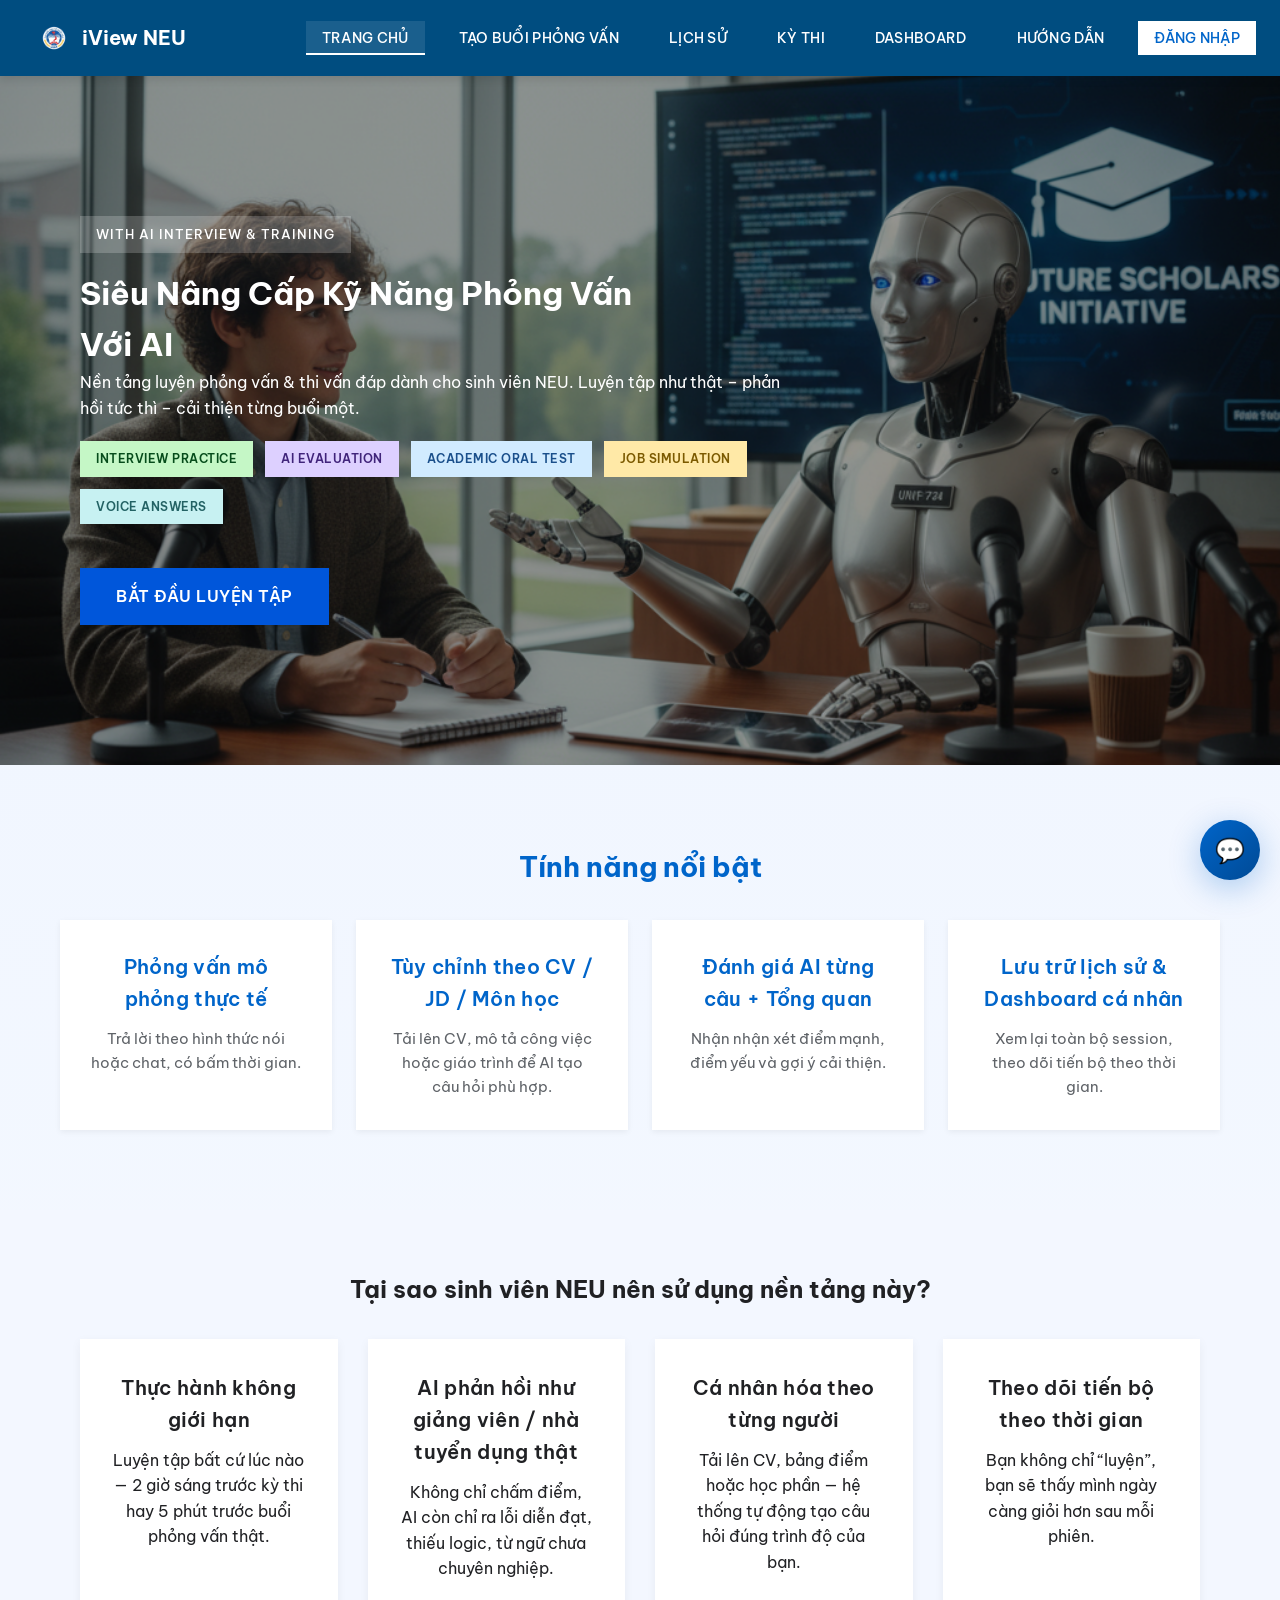
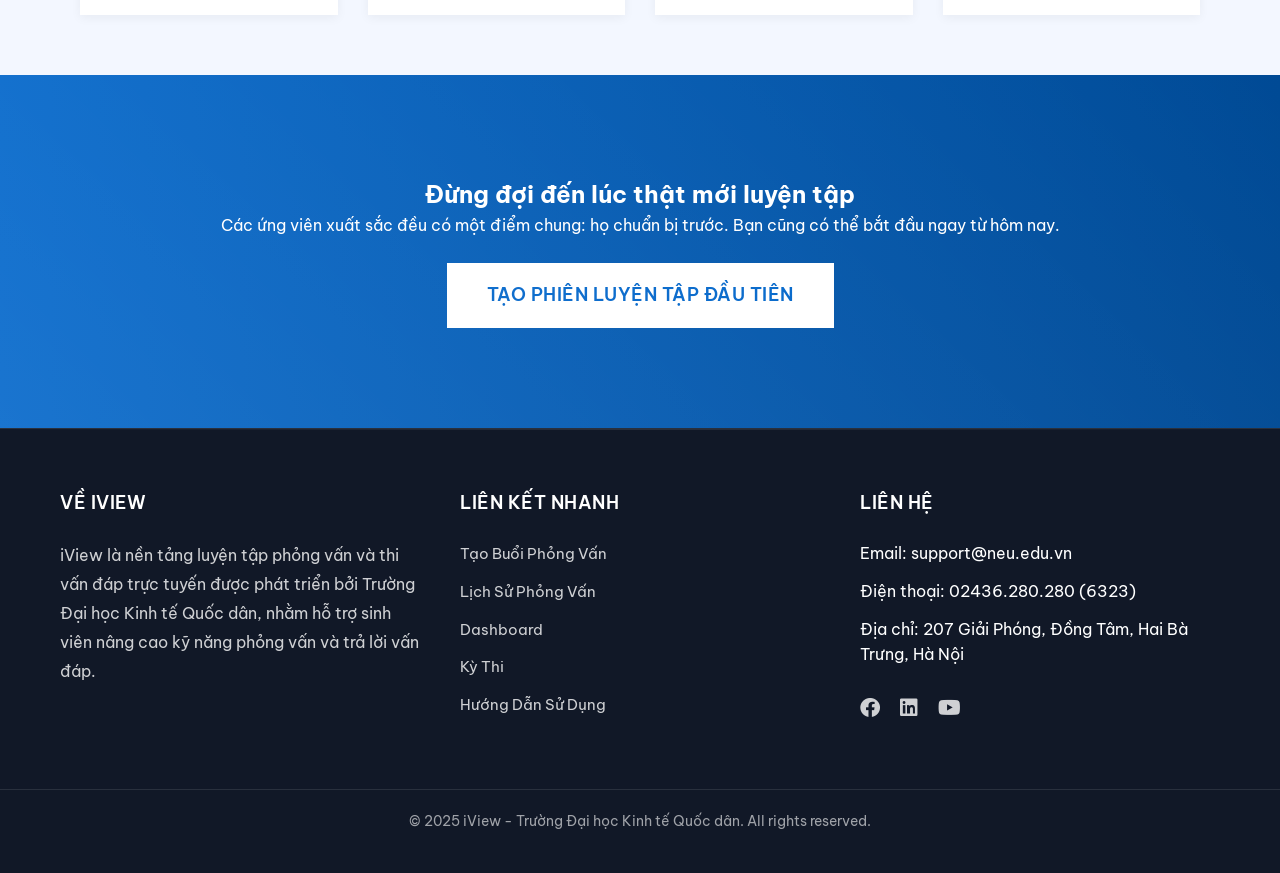
<file: index.html>
<!DOCTYPE html>
<html lang="vi">
<head>
  <meta charset="UTF-8">
  <title>Hệ thống Phỏng vấn AI - Trang Chủ</title>
  <link rel="stylesheet" href="style.css">
  <link rel="stylesheet" href="chat-widget.css">
  <link rel="stylesheet" href="https://cdnjs.cloudflare.com/ajax/libs/font-awesome/6.0.0/css/all.min.css">
</head>
<body>

  <!-- Navigation dùng chung -->
  <nav class="navbar">
    <a href="index.html" class="nav-left">
      <!-- === Chèn logo trường ở đây === -->
      <img src="logo-neu2.png" alt="Logo NEU" class="logo" />
      <span class="brand-name">iView NEU</span>
    </a>
    <ul class="nav-links">
      <li><a href="index.html" class="active">Trang Chủ</a></li>
      <li><a href="create-session.html">Tạo Buổi Phỏng Vấn</a></li>
      <li><a href="history.html">Lịch Sử</a></li>
      <li><a href="exams.html">Kỳ Thi</a></li>
      <li><a href="dashboard.html">Dashboard</a></li>
      <li><a href="guide.html">Hướng Dẫn</a></li>
      <li><a href="login.html" class="btn-login">Đăng Nhập</a></li>
    </ul>
  </nav>

  <!-- Hero Section -->
    <header class="hero" style="background-image: url('Gemini_Generated_Image_cmhadocmhadocmha.png');">
    <div class="overlay"></div> <!-- lớp mờ để chữ rõ hơn -->
    <div class="hero-content">
      <span class="hero-badge">WITH AI INTERVIEW & TRAINING</span>
      <h1>Siêu Nâng Cấp Kỹ Năng Phỏng Vấn <br> Với AI</h1>
      <p>
        Nền tảng luyện phỏng vấn & thi vấn đáp dành cho sinh viên NEU. 
        Luyện tập như thật – phản hồi tức thì – cải thiện từng buổi một.
      </p>

      <div class="hero-tags">
        <span class="tag green">INTERVIEW PRACTICE</span>
        <span class="tag purple">AI EVALUATION</span>
        <span class="tag blue">ACADEMIC ORAL TEST</span>
        <span class="tag yellow">JOB SIMULATION</span>
        <span class="tag teal">VOICE ANSWERS</span>
      </div>

      <a href="create-session.html" class="cta-button">Bắt đầu luyện tập</a>
    </div>
  </header>

  <!-- Features Section -->
  <section class="features">
    <h2>Tính năng nổi bật</h2>
    <div class="feature-list">
      <div class="feature-item">
        <h3>Phỏng vấn mô phỏng thực tế</h3>
        <p>Trả lời theo hình thức nói hoặc chat, có bấm thời gian.</p>
      </div>
      <div class="feature-item">
        <h3>Tùy chỉnh theo CV / JD / Môn học</h3>
        <p>Tải lên CV, mô tả công việc hoặc giáo trình để AI tạo câu hỏi phù hợp.</p>
      </div>
      <div class="feature-item">
        <h3>Đánh giá AI từng câu + Tổng quan</h3>
        <p>Nhận nhận xét điểm mạnh, điểm yếu và gợi ý cải thiện.</p>
      </div>
      <div class="feature-item">
        <h3>Lưu trữ lịch sử & Dashboard cá nhân</h3>
        <p>Xem lại toàn bộ session, theo dõi tiến bộ theo thời gian.</p>
      </div>
    </div>
  </section>

  <!-- New Value Proposition / Why Choose Us -->
  <section class="why-choose">
    <h2>Tại sao sinh viên NEU nên sử dụng nền tảng này?</h2>
    <div class="why-list">
      <div class="why-item">
        <h3>Thực hành không giới hạn</h3>
        <p>Luyện tập bất cứ lúc nào — 2 giờ sáng trước kỳ thi hay 5 phút trước buổi phỏng vấn thật.</p>
      </div>
      <div class="why-item">
        <h3>AI phản hồi như giảng viên / nhà tuyển dụng thật</h3>
        <p>Không chỉ chấm điểm, AI còn chỉ ra lỗi diễn đạt, thiếu logic, từ ngữ chưa chuyên nghiệp.</p>
      </div>
      <div class="why-item">
        <h3>Cá nhân hóa theo từng người</h3>
        <p>Tải lên CV, bảng điểm hoặc học phần — hệ thống tự động tạo câu hỏi đúng trình độ của bạn.</p>
      </div>
      <div class="why-item">
        <h3>Theo dõi tiến bộ theo thời gian</h3>
        <p>Bạn không chỉ “luyện”, bạn sẽ thấy mình ngày càng giỏi hơn sau mỗi phiên.</p>
      </div>
    </div>
  </section>

  <!-- Additional Inspirational Section -->
  <section class="cta-large">
    <h2>Đừng đợi đến lúc thật mới luyện tập</h2>
    <p>Các ứng viên xuất sắc đều có một điểm chung: họ chuẩn bị trước. Bạn cũng có thể bắt đầu ngay từ hôm nay.</p>
    <a href="create-session.html" class="cta-button large">Tạo phiên luyện tập đầu tiên</a>
  </section>

  <!-- Footer -->
  <footer class="footer">
    <div class="footer-content">
      <div class="footer-section">
        <h3>Về iView</h3>
        <p>iView là nền tảng luyện tập phỏng vấn và thi vấn đáp trực tuyến được phát triển bởi Trường Đại học Kinh tế Quốc dân, nhằm hỗ trợ sinh viên nâng cao kỹ năng phỏng vấn và trả lời vấn đáp.</p>
      </div>
      <div class="footer-section">
        <h3>Liên Kết Nhanh</h3>
        <ul class="footer-links">
          <li><a href="create-session.html">Tạo Buổi Phỏng Vấn</a></li>
          <li><a href="history.html">Lịch Sử Phỏng Vấn</a></li>
          <li><a href="dashboard.html">Dashboard</a></li>
          <li><a href="exams.html">Kỳ Thi</a></li>
          <li><a href="#">Hướng Dẫn Sử Dụng</a></li>
        </ul>
      </div>
      <div class="footer-section">
        <h3>Liên Hệ</h3>
        <ul class="footer-links">
          <li>Email: support@neu.edu.vn</li>
          <li>Điện thoại: 02436.280.280 (6323)</li>
          <li>Địa chỉ: 207 Giải Phóng, Đồng Tâm, Hai Bà Trưng, Hà Nội</li>
        </ul>
        <div class="social-links">
          <a href="#"><i class="fab fa-facebook"></i></a>
          <a href="#"><i class="fab fa-linkedin"></i></a>
          <a href="#"><i class="fab fa-youtube"></i></a>
        </div>
      </div>
    </div>
    <div class="footer-bottom">
      <p>&copy; 2025 iView - Trường Đại học Kinh tế Quốc dân. All rights reserved.</p>
    </div>
  </footer>

  <!-- Chat Widget -->
  <script src="chat-widget.js"></script>

</body>
</html>
</file>
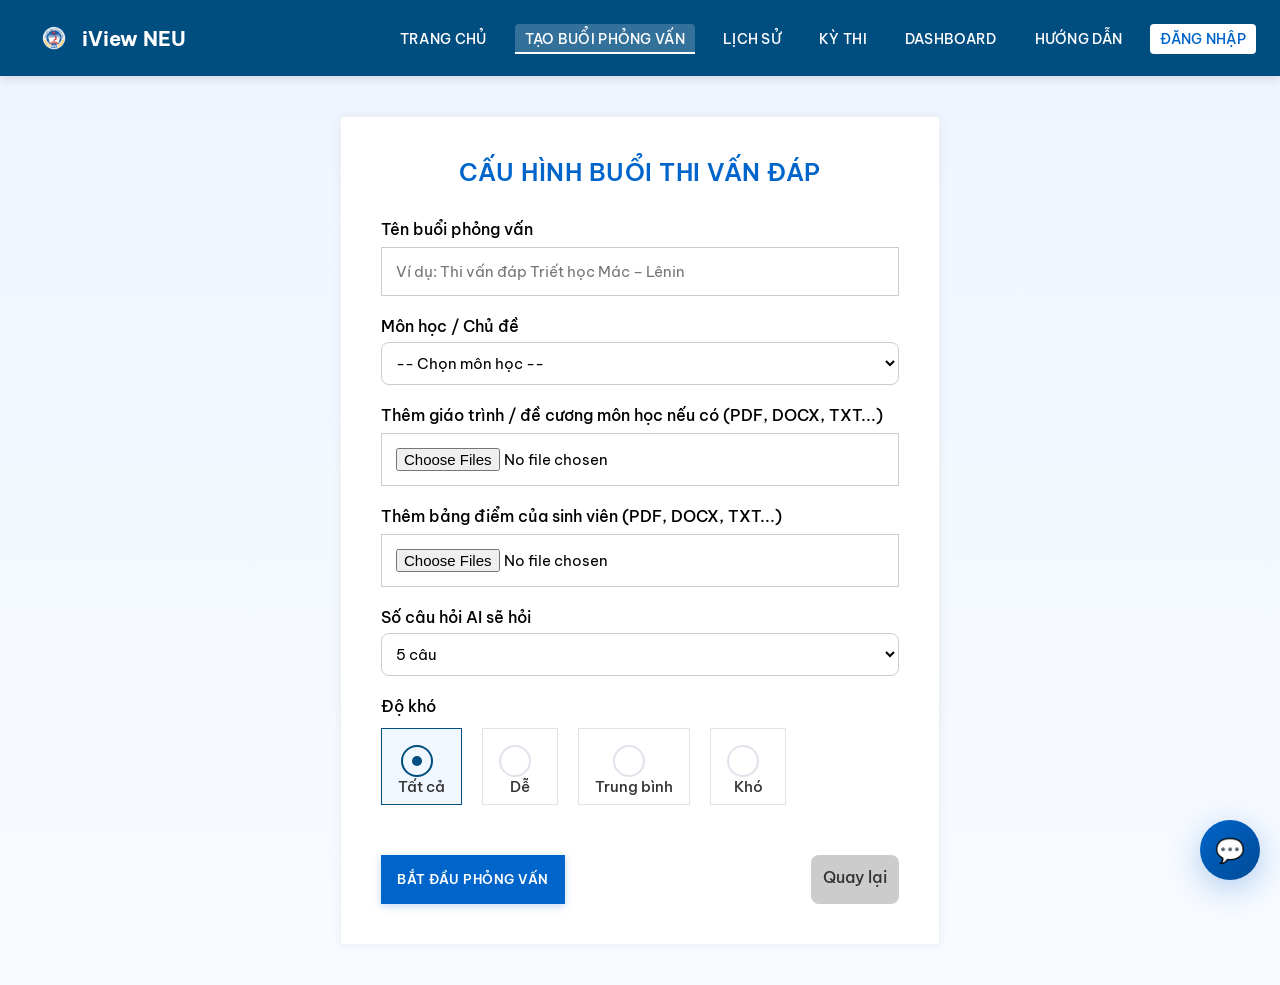
<file: config-academic.html>
<!DOCTYPE html>
<html lang="vi">
<head>
  <meta charset="UTF-8" />
  <title>Cấu hình Thi Vấn Đáp</title>
  <link rel="stylesheet" href="create-session.css" /> 
  <link rel="stylesheet" href="config-academic.css" />
  <link rel="stylesheet" href="chat-widget.css" />
</head>
<body>

  <!-- Navigation dùng chung -->
  <nav class="navbar">
    <a href="index.html" class="nav-left">
      <img src="logo-neu2.png" alt="Logo NEU" class="logo" />
      <span class="brand-name">iView NEU</span>
    </a>
    <ul class="nav-links">
      <li><a href="index.html">Trang Chủ</a></li>
      <li><a href="create-session.html" class="active">Tạo Buổi Phỏng Vấn</a></li>
      <li><a href="history.html">Lịch Sử</a></li>
      <li><a href="exams.html">Kỳ Thi</a></li>
      <li><a href="dashboard.html">Dashboard</a></li>
      <li><a href="guide.html">Hướng Dẫn</a></li>
      <li><a href="login.html" class="btn-login">Đăng Nhập</a></li>
    </ul>
  </nav>

  <!-- Main Config Section -->
  <section class="config-wrapper">
    <h2>Cấu hình buổi thi vấn đáp</h2>

    <form class="config-form">
      
      <!-- Tên buổi phỏng vấn -->
      <label>
        <span>Tên buổi phỏng vấn</span>
        <input type="text" placeholder="Ví dụ: Thi vấn đáp Triết học Mác – Lênin" required>
      </label>

      <!-- Chọn môn học -->
      <label>
        <span>Môn học / Chủ đề</span>
        <select required>
          <option value="">-- Chọn môn học --</option>
          <option>Triết học Mác - Lênin</option>
          <option>Kinh tế vi mô</option>
          <option>Tài chính doanh nghiệp</option>
          <option>Kinh tế lượng</option>
          <option>Khác...</option>
        </select>
      </label>

      <!-- Upload file -->
      <label>
        <span>Thêm giáo trình / đề cương môn học nếu có (PDF, DOCX, TXT...)</span>
        <input type="file" multiple accept=".pdf,.doc,.docx,.txt" />
      </label>

      <label>
        <span>Thêm bảng điểm của sinh viên (PDF, DOCX, TXT...)</span>
        <input type="file" multiple accept=".pdf,.doc,.docx,.txt" />
      </label>

      <!-- Option: Số câu hỏi AI đặt -->
      <label>
        <span>Số câu hỏi AI sẽ hỏi</span>
        <select required>
            <option value="5">5 câu</option>
            <option value="10">10 câu</option>
            <option value="15">15 câu</option>
            <option value="20">20 câu</option>
        </select>
       </label>

       <div class="difficulty-group">
        <span class="group-label">Độ khó</span>
        <div class="radio-group">
            <label class="radio-label">
                <input type="radio" name="difficulty" value="5" checked>
                <span class="radio-text">Tất cả</span>
            </label>
            <label class="radio-label">
                <input type="radio" name="difficulty" value="10">
                <span class="radio-text">Dễ</span>
            </label>
            <label class="radio-label">
                <input type="radio" name="difficulty" value="15">
                <span class="radio-text">Trung bình</span>
            </label>
            <label class="radio-label">
                <input type="radio" name="difficulty" value="20">
                <span class="radio-text">Khó</span>
            </label>
        </div>
       </div>

      <div class="button-group">
        <button type="submit" class="btn-primary">Bắt đầu phỏng vấn</button>
        <a href="create-session.html" class="btn-secondary">Quay lại</a>
      </div>
    </form>

  </section>

  <!-- Chat Widget -->
  <script src="chat-widget.js"></script>

</body>
</html>
</file>
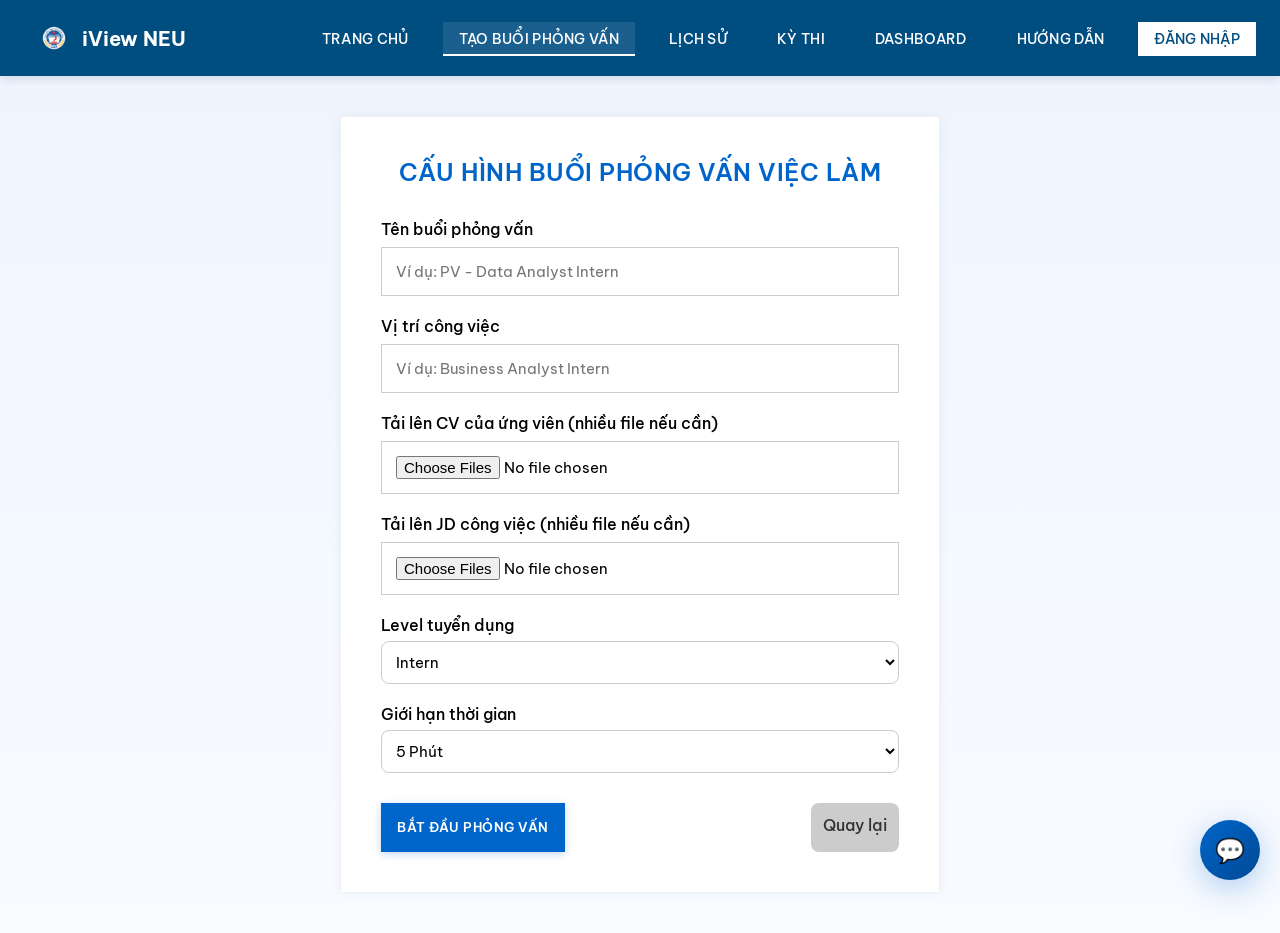
<file: config-job.html>
<!DOCTYPE html>
<html lang="vi">
<head>
  <meta charset="UTF-8" />
  <title>Cấu hình Phỏng Vấn Việc Làm</title>
  <link rel="stylesheet" href="create-session.css" />
  <link rel="stylesheet" href="config-job.css" />
  <link rel="stylesheet" href="chat-widget.css" />
</head>
<body>

  <!-- Navigation dùng chung -->
  <nav class="navbar">
    <a href="index.html" class="nav-left">
      <img src="logo-neu2.png" alt="Logo NEU" class="logo" />
      <span class="brand-name">iView NEU</span>
    </a>
    <ul class="nav-links">
      <li><a href="index.html">Trang Chủ</a></li>
      <li><a href="create-session.html" class="active">Tạo Buổi Phỏng Vấn</a></li>
      <li><a href="history.html">Lịch Sử</a></li>
      <li><a href="exams.html">Kỳ Thi</a></li>
      <li><a href="dashboard.html">Dashboard</a></li>
      <li><a href="guide.html">Hướng Dẫn</a></li>
      <li><a href="login.html" class="btn-login">Đăng Nhập</a></li>
    </ul>
  </nav>

  <!-- Main Config Section -->
  <section class="config-wrapper">
    <h2>Cấu hình buổi phỏng vấn việc làm</h2>

    <form class="config-form">
      
      <!-- Tên buổi phỏng vấn -->
      <label>
        <span>Tên buổi phỏng vấn</span>
        <input type="text" placeholder="Ví dụ: PV - Data Analyst Intern" required>
      </label>

      <!-- Vị trí công việc -->
      <label>
        <span>Vị trí công việc</span>
        <input type="text" placeholder="Ví dụ: Business Analyst Intern" required>
      </label>

      <!-- Upload CV -->
      <label>
        <span>Tải lên CV của ứng viên (nhiều file nếu cần)</span>
        <input type="file" multiple accept=".pdf,.doc,.docx" />
      </label>

      <!-- Upload JD -->
      <label>
        <span>Tải lên JD công việc (nhiều file nếu cần)</span>
        <input type="file" multiple accept=".pdf,.doc,.docx,.txt" />
      </label>

      <!-- Level -->
      <label>
        <span>Level tuyển dụng</span>
        <select required>
          <option value="intern">Intern</option>
          <option value="fresher">Fresher</option>
          <option value="junior">Junior</option>
          <option value="middle">Middle</option>
          <option value="senior">Senior</option>
          <option value="leader">Leader</option>
          <option value="executive">Executive</option>
        </select>
      </label>

      <!-- Thời gian phỏng vấn -->
      <label>
        <span>Giới hạn thời gian</span>
        <select required>
          <option value="5">5 Phút</option>
          <option value="10">10 Phút</option>
          <option value="15">15 Phút</option>
          <option value="20">20 Phút</option>
          <option value="30">30 Phút</option>
        </select>
      </label>

      <div class="button-group">
        <button type="submit" class="btn-primary">Bắt đầu phỏng vấn</button>
        <a href="create-session.html" class="btn-secondary">Quay lại</a>
      </div>
    </form>

  </section>

  <!-- Chat Widget -->
  <script src="chat-widget.js"></script>

</body>
</html>
</file>
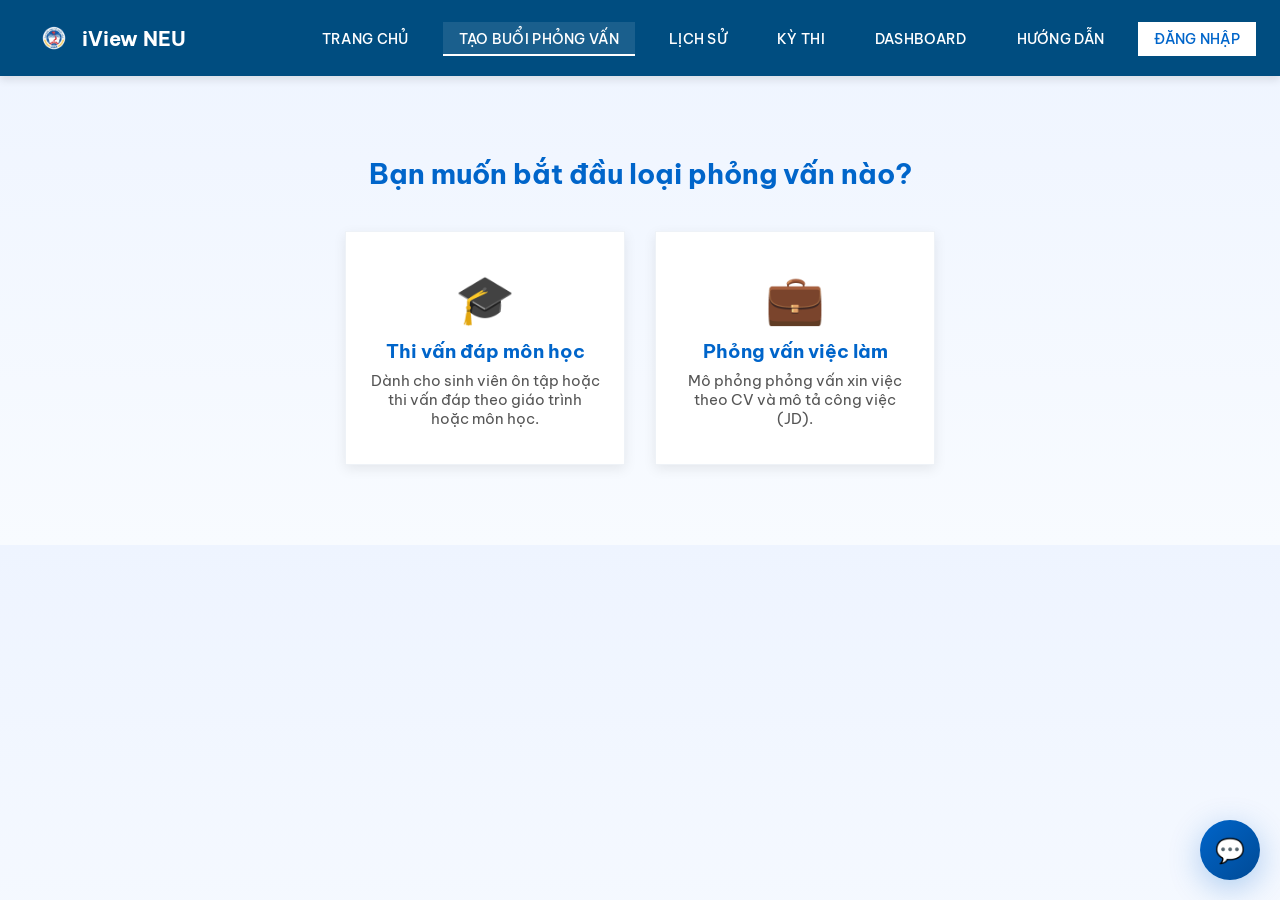
<file: create-session.html>
<!DOCTYPE html>
<html lang="vi">
<head>
  <meta charset="UTF-8">
  <title>Chọn loại phỏng vấn</title>
  <link rel="stylesheet" href="create-session.css">
  <link rel="stylesheet" href="chat-widget.css">
</head>
<body>

  <!-- Navigation dùng chung -->
  <nav class="navbar">
    <a href="index.html" class="nav-left">
      <img src="logo-neu2.png" alt="Logo NEU" class="logo" />
      <span class="brand-name">iView NEU</span>
    </a>
    <ul class="nav-links">
      <li><a href="index.html">Trang Chủ</a></li>
      <li><a href="create-session.html" class="active">Tạo Buổi Phỏng Vấn</a></li>
      <li><a href="history.html">Lịch Sử</a></li>
      <li><a href="exams.html">Kỳ Thi</a></li>
      <li><a href="dashboard.html">Dashboard</a></li>
      <li><a href="guide.html">Hướng Dẫn</a></li>
      <li><a href="login.html" class="btn-login">Đăng Nhập</a></li>
    </ul>
  </nav>

  <!-- Main selection section -->
  <section class="session-select">
    <h2>Bạn muốn bắt đầu loại phỏng vấn nào?</h2>

    <div class="card-container">
      <a href="config-academic.html" class="select-card">
        <div class="icon">🎓</div>
        <h3>Thi vấn đáp môn học</h3>
        <p>Dành cho sinh viên ôn tập hoặc thi vấn đáp theo giáo trình hoặc môn học.</p>
      </a>

      <a href="config-job.html" class="select-card">
        <div class="icon">💼</div>
        <h3>Phỏng vấn việc làm</h3>
        <p>Mô phỏng phỏng vấn xin việc theo CV và mô tả công việc (JD).</p>
      </a>
    </div>
  </section>

  <!-- Chat Widget -->
  <script src="chat-widget.js"></script>

</body>
</html>
</file>
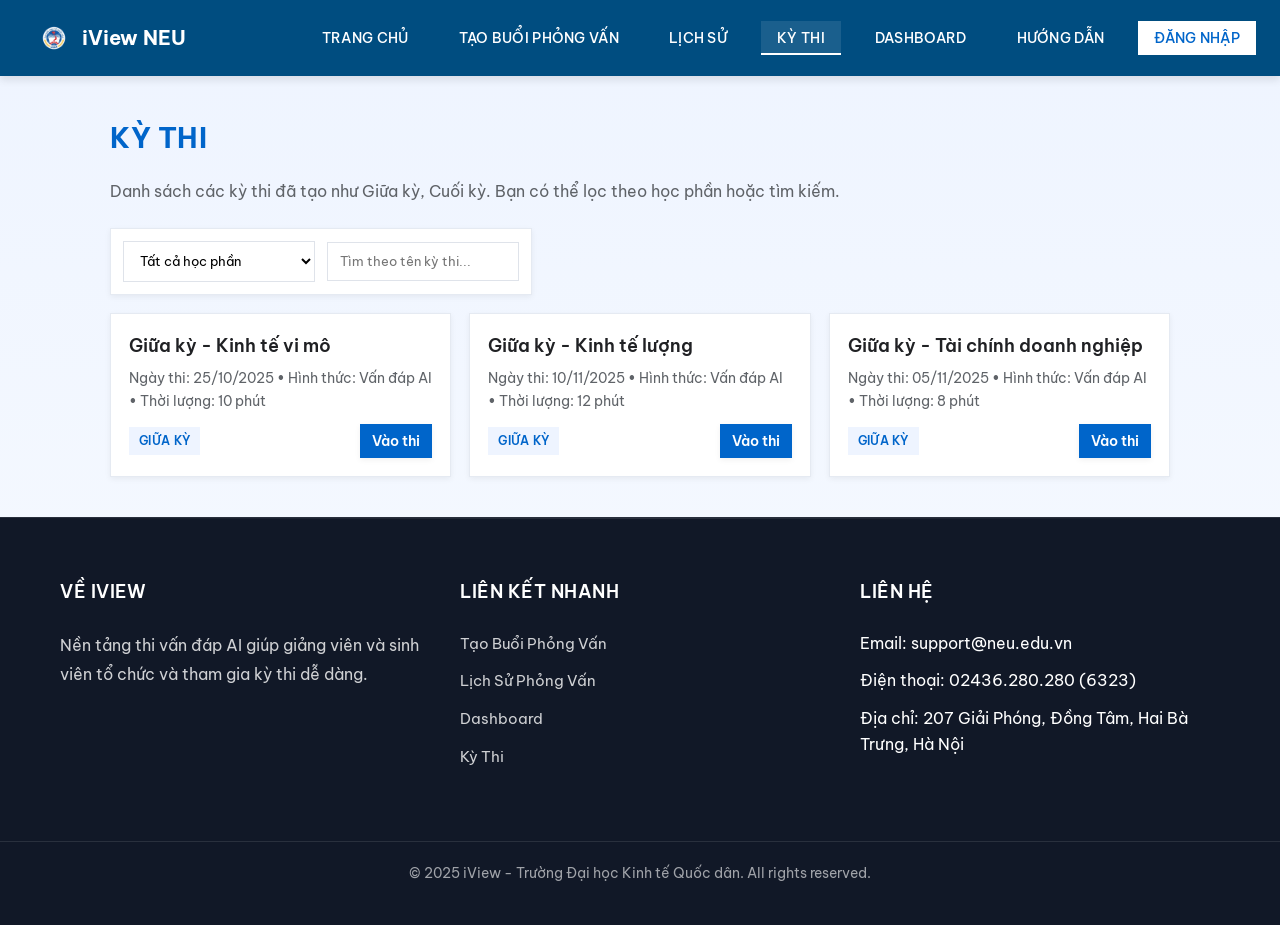
<file: exams.html>
<!DOCTYPE html>
<html lang="vi">
<head>
  <meta charset="UTF-8">
  <title>Kỳ Thi - iView NEU</title>
  <link rel="stylesheet" href="style.css">
  <link rel="stylesheet" href="https://cdnjs.cloudflare.com/ajax/libs/font-awesome/6.0.0/css/all.min.css">
  <style>
    /* Page-specific light styles (keep consistent with style.css tokens) */
    .exams-container { max-width: 1100px; margin: 40px auto; padding: 0 20px; }
    .page-title { color: var(--brand); font-size: 28px; font-weight: 700; text-transform: uppercase; letter-spacing: .5px; margin-bottom: 18px; }
    .page-subtitle { color: var(--muted); margin-bottom: 24px; }
    .exam-actions { display: flex; gap: 12px; margin-bottom: 18px; }
    .exam-grid { display: grid; grid-template-columns: repeat(auto-fill, minmax(280px, 1fr)); gap: 18px; }
    .exam-card { background: #fff; border: 1px solid #e5eaf2; box-shadow: var(--shadow-sm); padding: 18px; transition: var(--transition); }
    .exam-card:hover { transform: translateY(-4px); box-shadow: var(--shadow-md); border-color: var(--brand); }
    .exam-title { font-size: 18px; color: var(--text); font-weight: 600; margin-bottom: 6px; }
    .exam-meta { color: var(--muted); font-size: 14px; margin-bottom: 12px; }
    .exam-footer { display: flex; justify-content: space-between; align-items: center; }
    .exam-chip { background: #eef4ff; color: var(--brand); padding: 4px 10px; font-size: 12px; font-weight: 600; text-transform: uppercase; letter-spacing: .3px; }
    .btn-small { padding: 8px 12px; font-size: 14px; }
    .toolbar { background: #fff; border: 1px solid #e5eaf2; box-shadow: var(--shadow-sm); padding: 12px; display: flex; gap: 12px; align-items: center; }
    .toolbar .select, .toolbar .input { max-width: 260px; }
    @media (max-width: 600px) { .exam-actions { flex-direction: column; } .toolbar { flex-direction: column; align-items: stretch; } }
  </style>
</head>
<body>

  <nav class="navbar">
    <div class="nav-left">
      <img src="logo-neu2.png" alt="Logo NEU" class="logo" />
      <span class="brand-name">iView NEU</span>
    </div>
    <ul class="nav-links">
      <li><a href="index.html">Trang Chủ</a></li>
      <li><a href="create-session.html">Tạo Buổi Phỏng Vấn</a></li>
      <li><a href="history.html">Lịch Sử</a></li>
      <li><a href="exams.html" class="active">Kỳ Thi</a></li>
      <li><a href="dashboard.html">Dashboard</a></li>
      <li><a href="guide.html">Hướng Dẫn</a></li>
      <li><a href="login.html" class="btn-login">Đăng Nhập</a></li>
    </ul>
  </nav>

  <main class="exams-container">
    <h1 class="page-title">Kỳ Thi</h1>
    <p class="page-subtitle">Danh sách các kỳ thi đã tạo như Giữa kỳ, Cuối kỳ. Bạn có thể lọc theo học phần hoặc tìm kiếm.</p>

    <div class="exam-actions">
      <div class="toolbar">
        <select class="select" id="subjectFilter" aria-label="Lọc theo học phần">
          <option value="all">Tất cả học phần</option>
          <option value="kinhtevi">Kinh tế vi mô</option>
          <option value="kinhteluong">Kinh tế lượng</option>
          <option value="taichinhdn">Tài chính doanh nghiệp</option>
        </select>
        <input class="input" id="searchInput" placeholder="Tìm theo tên kỳ thi..." />
      </div>
    </div>

    <section class="exam-grid" id="examGrid">
      <!-- Sample cards -->
      <article class="exam-card" data-subject="kinhtevi" data-name="Giữa kỳ Kinh tế vi mô">
        <div class="exam-title">Giữa kỳ - Kinh tế vi mô</div>
        <div class="exam-meta">Ngày thi: 25/10/2025 • Hình thức: Vấn đáp AI • Thời lượng: 10 phút</div>
        <div class="exam-footer">
          <span class="exam-chip">Giữa kỳ</span>
          <div>
            <button class="btn btn-primary btn-small">Vào thi</button>
          </div>
        </div>
      </article>

      <article class="exam-card" data-subject="kinhteluong" data-name="Giữa kỳ Kinh tế lượng">
        <div class="exam-title">Giữa kỳ - Kinh tế lượng</div>
        <div class="exam-meta">Ngày thi: 10/11/2025 • Hình thức: Vấn đáp AI • Thời lượng: 12 phút</div>
        <div class="exam-footer">
          <span class="exam-chip">Giữa kỳ</span>
          <div>
            <button class="btn btn-primary btn-small">Vào thi</button>
          </div>
        </div>
      </article>

      <article class="exam-card" data-subject="taichinhdn" data-name="Giữa kỳ Tài chính doanh nghiệp">
        <div class="exam-title">Giữa kỳ - Tài chính doanh nghiệp</div>
        <div class="exam-meta">Ngày thi: 05/11/2025 • Hình thức: Vấn đáp AI • Thời lượng: 8 phút</div>
        <div class="exam-footer">
          <span class="exam-chip">Giữa kỳ</span>
          <div>
            <button class="btn btn-primary btn-small">Vào thi</button>
          </div>
        </div>
      </article>
    </section>
  </main>

  <footer class="footer">
    <div class="footer-content">
      <div class="footer-section">
        <h3>Về iView</h3>
        <p>Nền tảng thi vấn đáp AI giúp giảng viên và sinh viên tổ chức và tham gia kỳ thi dễ dàng.</p>
      </div>
      <div class="footer-section">
        <h3>Liên Kết Nhanh</h3>
        <ul class="footer-links">
          <li><a href="create-session.html">Tạo Buổi Phỏng Vấn</a></li>
          <li><a href="history.html">Lịch Sử Phỏng Vấn</a></li>
          <li><a href="dashboard.html">Dashboard</a></li>
          <li><a href="exams.html">Kỳ Thi</a></li>
        </ul>
      </div>
      <div class="footer-section">
        <h3>Liên Hệ</h3>
        <ul class="footer-links">
          <li>Email: support@neu.edu.vn</li>
          <li>Điện thoại: 02436.280.280 (6323)</li>
          <li>Địa chỉ: 207 Giải Phóng, Đồng Tâm, Hai Bà Trưng, Hà Nội</li>
        </ul>
      </div>
    </div>
    <div class="footer-bottom">
      <p>&copy; 2025 iView - Trường Đại học Kinh tế Quốc dân. All rights reserved.</p>
    </div>
  </footer>

  <script>
    const subjectFilter = document.getElementById('subjectFilter');
    const searchInput = document.getElementById('searchInput');
    const examGrid = document.getElementById('examGrid');

    function filterExams() {
      const subject = subjectFilter.value;
      const keyword = searchInput.value.toLowerCase();
      Array.from(examGrid.children).forEach(card => {
        const okSubject = subject === 'all' || card.dataset.subject === subject;
        const okName = (card.dataset.name || '').toLowerCase().includes(keyword);
        card.style.display = okSubject && okName ? '' : 'none';
      });
    }

    subjectFilter.addEventListener('change', filterExams);
    searchInput.addEventListener('input', filterExams);
  </script>

</body>
</html>
</file>
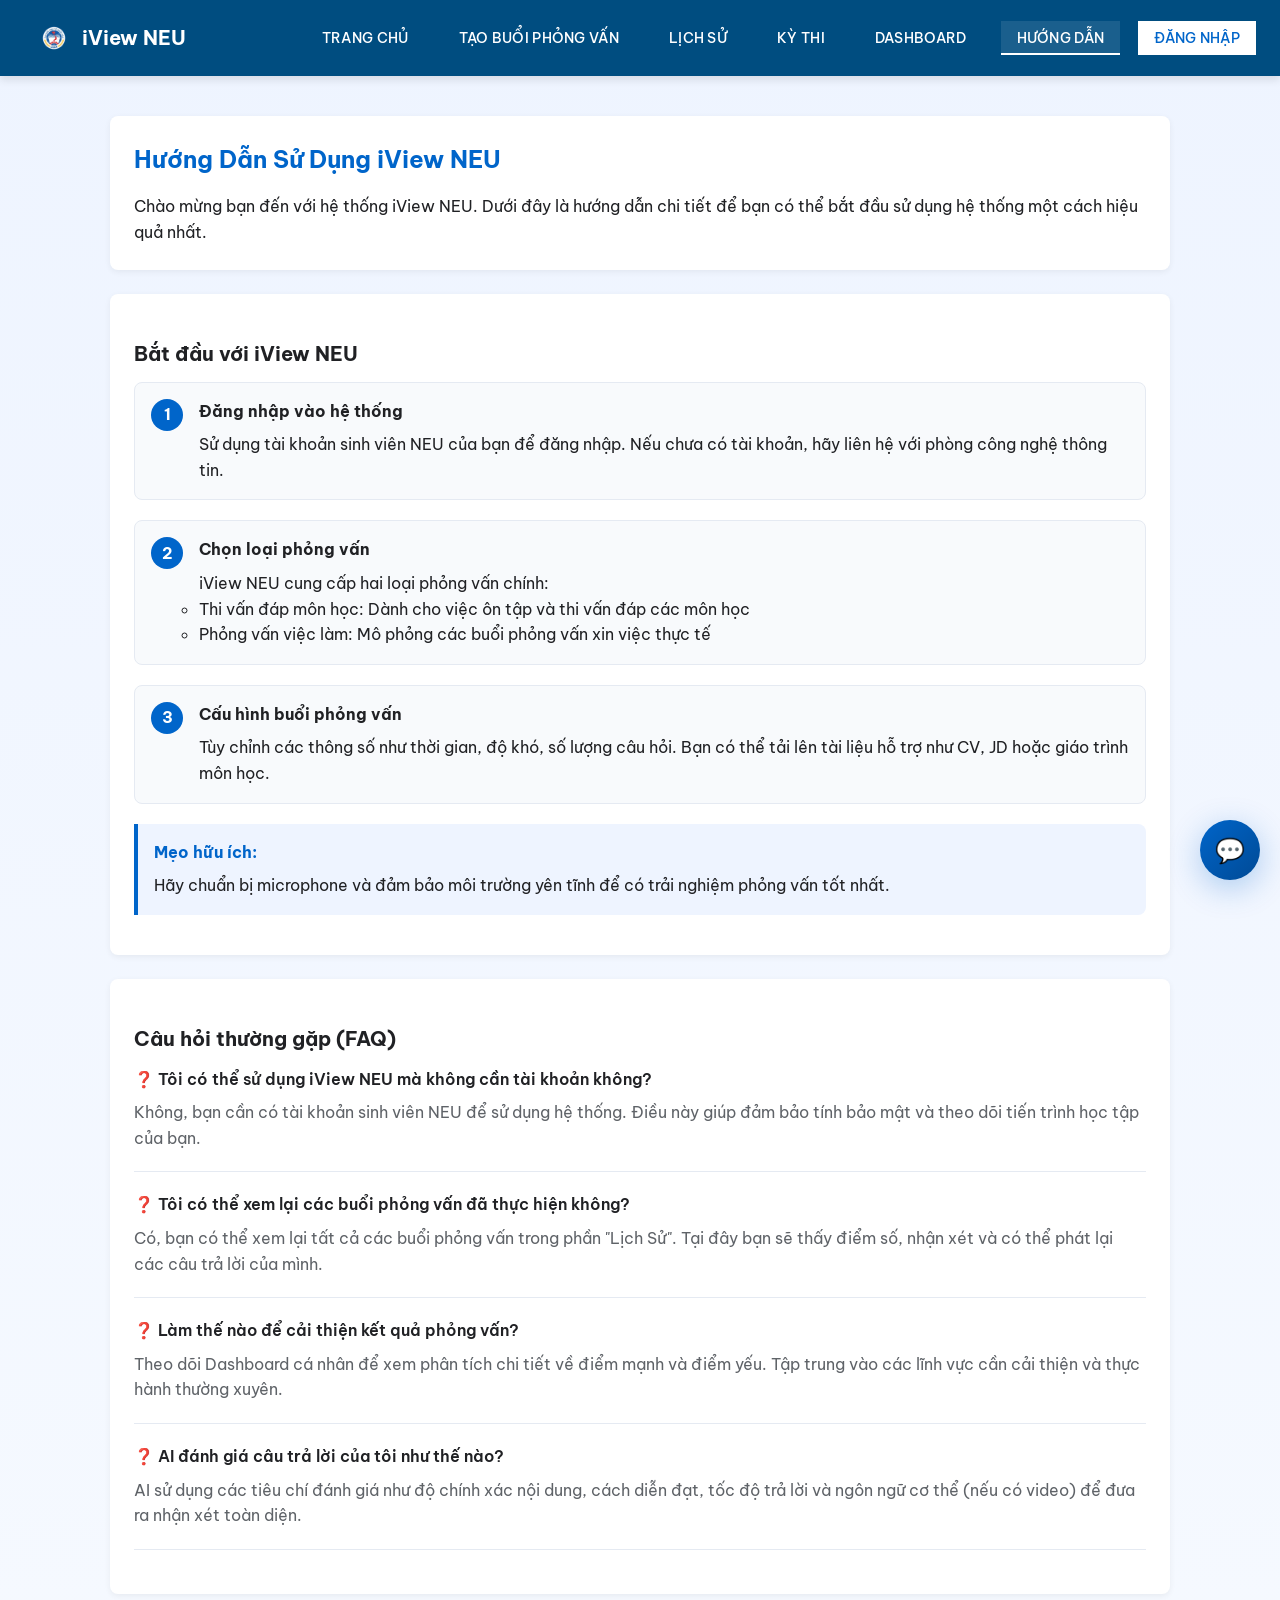
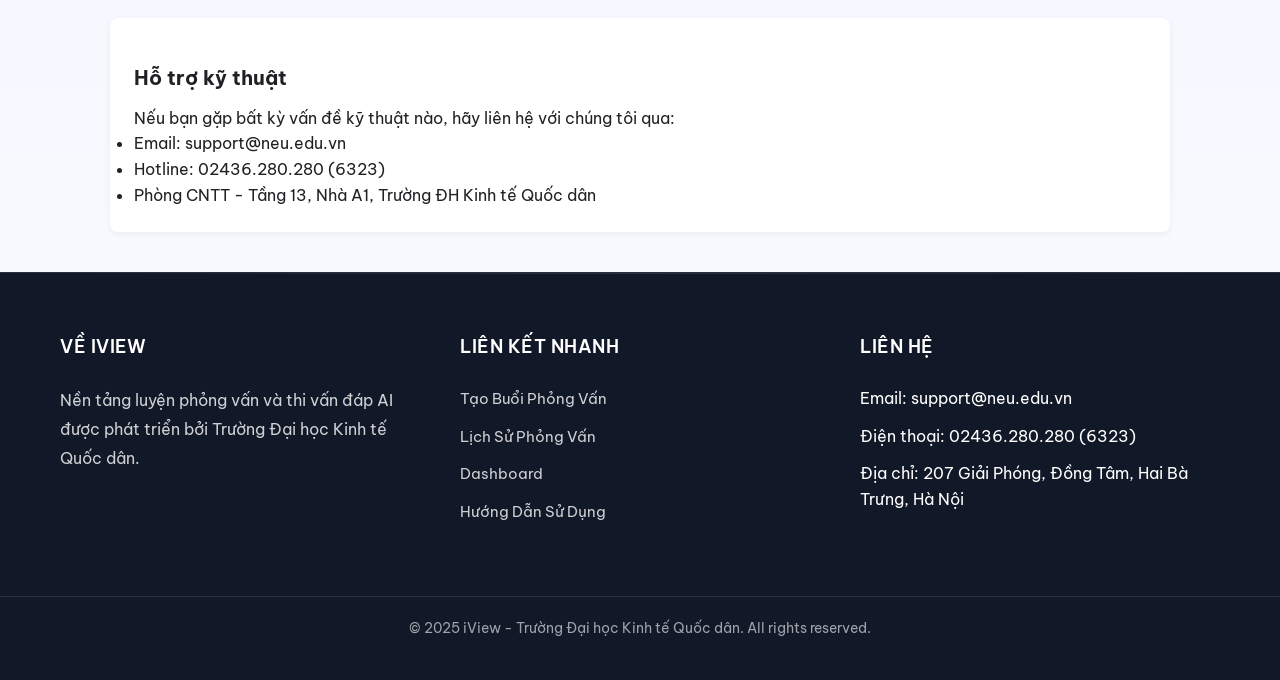
<file: guide.html>
<!DOCTYPE html>
<html lang="vi">
<head>
  <meta charset="UTF-8">
  <title>Hướng Dẫn Sử Dụng - iView NEU</title>
  <link rel="stylesheet" href="style.css">
  <link rel="stylesheet" href="chat-widget.css">
  <link rel="stylesheet" href="guide.css">
</head>

<body>

  <!-- Navigation -->
  <nav class="navbar">
    <a href="index.html" class="nav-left">
      <img src="logo-neu2.png" alt="Logo NEU" class="logo" />
      <span class="brand-name">iView NEU</span>
    </a>
    <ul class="nav-links">
      <li><a href="index.html">Trang Chủ</a></li>
      <li><a href="create-session.html">Tạo Buổi Phỏng Vấn</a></li>
      <li><a href="history.html">Lịch Sử</a></li>
      <li><a href="exams.html">Kỳ Thi</a></li>
      <li><a href="dashboard.html">Dashboard</a></li>
      <li><a href="guide.html" class="active">Hướng Dẫn</a></li>
      <li><a href="login.html" class="btn-login">Đăng Nhập</a></li>
    </ul>
  </nav>

  <main class="guide-container">
    <section class="guide-section">
      <h2>Hướng Dẫn Sử Dụng iView NEU</h2>
      <p>Chào mừng bạn đến với hệ thống iView NEU. Dưới đây là hướng dẫn chi tiết để bạn có thể bắt đầu sử dụng hệ thống một cách hiệu quả nhất.</p>
    </section>

    <section class="guide-section">
      <h3>Bắt đầu với iView NEU</h3>
      <ol class="guide-steps">
        <li class="guide-step">
          <div class="step-number">1</div>
          <div class="step-content">
            <h4>Đăng nhập vào hệ thống</h4>
            <p>Sử dụng tài khoản sinh viên NEU của bạn để đăng nhập. Nếu chưa có tài khoản, hãy liên hệ với phòng công nghệ thông tin.</p>
          </div>
        </li>
        <li class="guide-step">
          <div class="step-number">2</div>
          <div class="step-content">
            <h4>Chọn loại phỏng vấn</h4>
            <p>iView NEU cung cấp hai loại phỏng vấn chính:</p>
            <ul>
              <li>Thi vấn đáp môn học: Dành cho việc ôn tập và thi vấn đáp các môn học</li>
              <li>Phỏng vấn việc làm: Mô phỏng các buổi phỏng vấn xin việc thực tế</li>
            </ul>
          </div>
        </li>
        <li class="guide-step">
          <div class="step-number">3</div>
          <div class="step-content">
            <h4>Cấu hình buổi phỏng vấn</h4>
            <p>Tùy chỉnh các thông số như thời gian, độ khó, số lượng câu hỏi. Bạn có thể tải lên tài liệu hỗ trợ như CV, JD hoặc giáo trình môn học.</p>
          </div>
        </li>
      </ol>

      <div class="tip-box">
        <h4>Mẹo hữu ích:</h4>
        <p>Hãy chuẩn bị microphone và đảm bảo môi trường yên tĩnh để có trải nghiệm phỏng vấn tốt nhất.</p>
      </div>
    </section>

    <section class="guide-section">
      <h3>Câu hỏi thường gặp (FAQ)</h3>
      <ul class="faq-list">
        <li class="faq-item">
          <div class="faq-question">❓ Tôi có thể sử dụng iView NEU mà không cần tài khoản không?</div>
          <div class="faq-answer">Không, bạn cần có tài khoản sinh viên NEU để sử dụng hệ thống. Điều này giúp đảm bảo tính bảo mật và theo dõi tiến trình học tập của bạn.</div>
        </li>
        <li class="faq-item">
          <div class="faq-question">❓ Tôi có thể xem lại các buổi phỏng vấn đã thực hiện không?</div>
          <div class="faq-answer">Có, bạn có thể xem lại tất cả các buổi phỏng vấn trong phần "Lịch Sử". Tại đây bạn sẽ thấy điểm số, nhận xét và có thể phát lại các câu trả lời của mình.</div>
        </li>
        <li class="faq-item">
          <div class="faq-question">❓ Làm thế nào để cải thiện kết quả phỏng vấn?</div>
          <div class="faq-answer">Theo dõi Dashboard cá nhân để xem phân tích chi tiết về điểm mạnh và điểm yếu. Tập trung vào các lĩnh vực cần cải thiện và thực hành thường xuyên.</div>
        </li>
        <li class="faq-item">
          <div class="faq-question">❓ AI đánh giá câu trả lời của tôi như thế nào?</div>
          <div class="faq-answer">AI sử dụng các tiêu chí đánh giá như độ chính xác nội dung, cách diễn đạt, tốc độ trả lời và ngôn ngữ cơ thể (nếu có video) để đưa ra nhận xét toàn diện.</div>
        </li>
      </ul>
    </section>

    <section class="guide-section">
      <h3>Hỗ trợ kỹ thuật</h3>
      <p>Nếu bạn gặp bất kỳ vấn đề kỹ thuật nào, hãy liên hệ với chúng tôi qua:</p>
      <ul>
        <li>Email: support@neu.edu.vn</li>
        <li>Hotline: 02436.280.280 (6323)</li>
        <li>Phòng CNTT - Tầng 13, Nhà A1, Trường ĐH Kinh tế Quốc dân</li>
      </ul>
    </section>
  </main>

  <footer class="footer">
    <div class="footer-content">
      <div class="footer-section">
        <h3>Về iView</h3>
        <p>Nền tảng luyện phỏng vấn và thi vấn đáp AI được phát triển bởi Trường Đại học Kinh tế Quốc dân.</p>
      </div>
      <div class="footer-section">
        <h3>Liên Kết Nhanh</h3>
        <ul class="footer-links">
          <li><a href="create-session.html">Tạo Buổi Phỏng Vấn</a></li>
          <li><a href="history.html">Lịch Sử Phỏng Vấn</a></li>
          <li><a href="dashboard.html">Dashboard</a></li>
          <li><a href="guide.html">Hướng Dẫn Sử Dụng</a></li>
        </ul>
      </div>
      <div class="footer-section">
        <h3>Liên Hệ</h3>
        <ul class="footer-links">
          <li>Email: support@neu.edu.vn</li>
          <li>Điện thoại: 02436.280.280 (6323)</li>
          <li>Địa chỉ: 207 Giải Phóng, Đồng Tâm, Hai Bà Trưng, Hà Nội</li>
        </ul>
      </div>
    </div>
    <div class="footer-bottom">
      <p>&copy; 2025 iView - Trường Đại học Kinh tế Quốc dân. All rights reserved.</p>
    </div>
  </footer>

  <!-- Chat Widget -->
  <script src="chat-widget.js"></script>

</body>
</html>
</file>
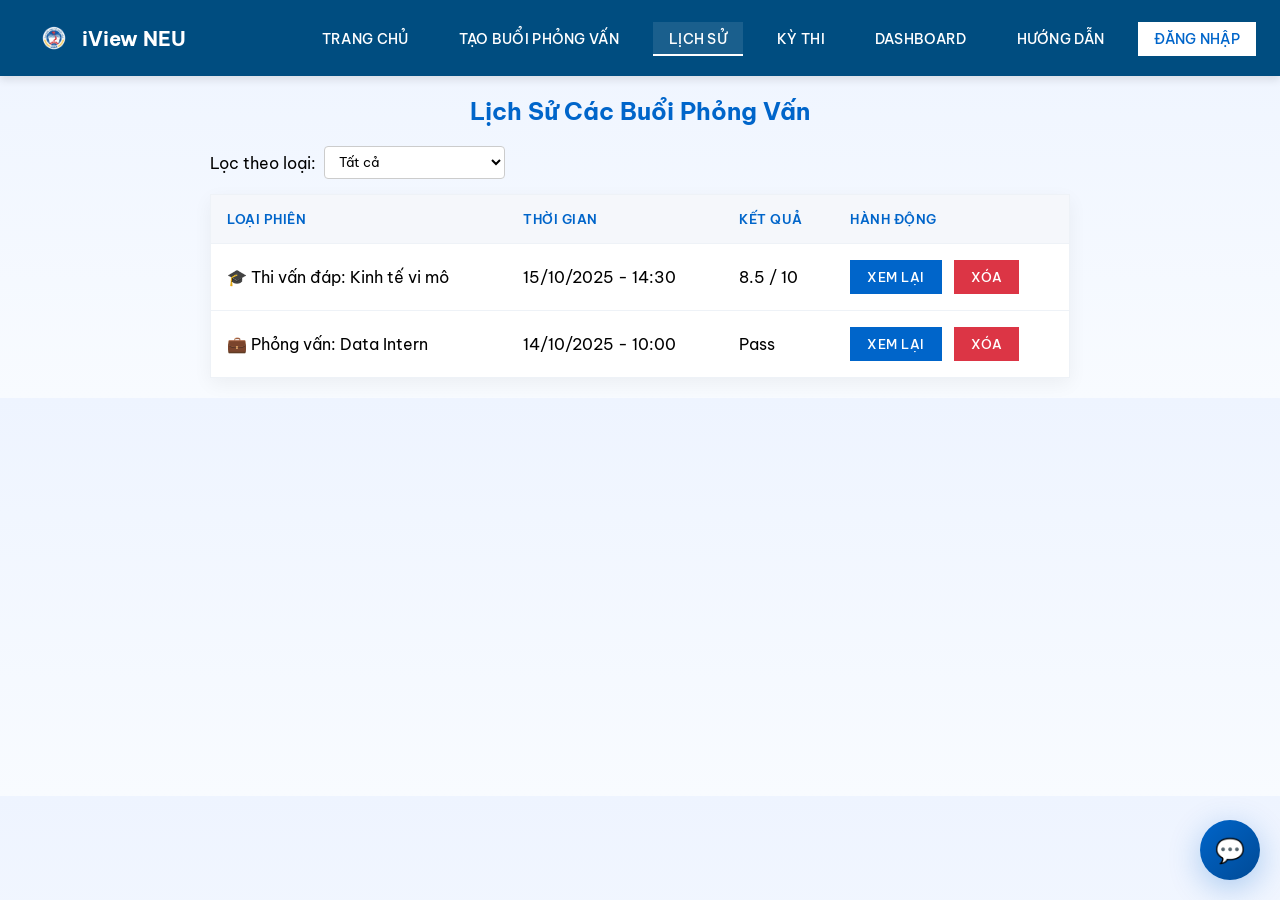
<file: history.html>
<!DOCTYPE html>
<html lang="vi">
<head>
  <meta charset="UTF-8">
  <title>Lịch Sử Phỏng Vấn</title>
  <link rel="stylesheet" href="history.css">
  <link rel="stylesheet" href="chat-widget.css">
</head>
<body>

  <!-- Navigation dùng chung -->
  <nav class="navbar">
    <a href="index.html" class="nav-left">
      <img src="logo-neu2.png" alt="Logo NEU" class="logo" />
      <span class="brand-name">iView NEU</span>
    </a>
    <ul class="nav-links">
      <li><a href="index.html">Trang Chủ</a></li>
      <li><a href="create-session.html">Tạo Buổi Phỏng Vấn</a></li>
      <li><a href="history.html" class="active">Lịch Sử</a></li>
      <li><a href="exams.html">Kỳ Thi</a></li>
      <li><a href="dashboard.html">Dashboard</a></li>
      <li><a href="guide.html">Hướng Dẫn</a></li>
      <li><a href="login.html" class="btn-login">Đăng Nhập</a></li>
    </ul>
  </nav>

  <!-- Lịch sử phỏng vấn -->
  <section class="history-section">
    <h2>Lịch Sử Các Buổi Phỏng Vấn</h2>

    <!-- Bộ lọc -->
    <div class="filter-bar">
      <label for="filter-type">Lọc theo loại:</label>
      <select id="filter-type">
        <option value="all">Tất cả</option>
        <option value="academic">🎓 Thi vấn đáp</option>
        <option value="job">💼 Phỏng vấn việc làm</option>
      </select>
    </div>

    <table class="history-table">
      <thead>
        <tr>
          <th>Loại Phiên</th>
          <th>Thời Gian</th>
          <th>Kết Quả</th>
          <th>Hành Động</th>
        </tr>
      </thead>
      <tbody id="history-body">
        <!-- Mock data -->
        <tr data-type="academic">
          <td>🎓 Thi vấn đáp: Kinh tế vi mô</td>
          <td>15/10/2025 - 14:30</td>
          <td>8.5 / 10</td>
          <td>
            <button class="btn-view">Xem lại</button>
            <button class="btn-delete">Xóa</button>
          </td>
        </tr>
        <tr data-type="job">
          <td>💼 Phỏng vấn: Data Intern</td>
          <td>14/10/2025 - 10:00</td>
          <td>Pass</td>
          <td>
            <button class="btn-view">Xem lại</button>
            <button class="btn-delete">Xóa</button>
          </td>
        </tr>
      </tbody>
    </table>
  </section>

<script>
  const filterSelect = document.getElementById("filter-type");
  const rows = document.querySelectorAll("#history-body tr");

  filterSelect.addEventListener("change", () => {
    const value = filterSelect.value;
    rows.forEach(row => {
      if (value === "all" || row.dataset.type === value) {
        row.style.display = "";
      } else {
        row.style.display = "none";
      }
    });
  });

  // Xử lý sự kiện mock cho nút xóa
  document.querySelectorAll(".btn-delete").forEach(btn => {
    btn.addEventListener("click", () => {
      if (confirm("Bạn có chắc muốn xóa mục này?")) {
        btn.closest("tr").remove();
      }
    });
  });
</script>

  <!-- Chat Widget -->
  <script src="chat-widget.js"></script>

</body>
</html>
</file>
<file: style.css>
@import url('https://fonts.googleapis.com/css2?family=Be+Vietnam+Pro:wght@400;500;600;700&family=Inter:wght@400;500;600&display=swap');
@import url('https://fonts.googleapis.com/css2?family=Be+Vietnam+Pro:ital,wght@0,400;0,500;0,600;0,700;1,500&display=swap');
/* Vietnamese-supported premium font pairing */
/* Reset */
* {
  margin: 0;
  padding: 0;
  box-sizing: border-box;
  font-family: 'Be Vietnam Pro', 'Inter', 'Segoe UI', Arial, sans-serif;
}

/* Theme tokens */
:root {
  --brand: #0065ca;
  --brand-dark: #004a95;
  --text: #202124;
  --muted: #5f6368;
  --surface: #ffffff;
  --surface-2: #f5f7fb;
  --shadow-sm: 0 2px 6px rgba(0,0,0,0.06);
  --shadow-md: 0 6px 18px rgba(0,0,0,0.10);
  --radius-sm: 0;
  --radius-md: 0;
  --focus: 0 0 0 2px rgba(0,101,202,0.25);
  --bg-start: #eef4ff; /* light brand-tinted */
  --bg-end: #f8fbff;   /* subtle cool white */
  --transition: 0.3s cubic-bezier(0.4, 0, 0.2, 1);
}

body {
  color: var(--text);
  background: linear-gradient(180deg, var(--bg-start) 0%, var(--bg-end) 100%);
  line-height: 1.6;
}

/* Navbar */
.navbar {
  background-color: #004d80;
  color: white;
  padding: 12px 24px;
  display: flex;
  justify-content: space-between;
  align-items: center;
  box-shadow: 0 4px 8px rgba(0,0,0,0.1);
  position: sticky;
  top: 0;
  z-index: 100;
}

.nav-left {
  display: flex;
  align-items: center;
  gap: 10px;
  cursor: pointer;
  transition: all 0.3s cubic-bezier(0.25, 0.46, 0.45, 0.94);
  padding: 8px 12px;
  border-radius: 6px;
  text-decoration: none;
  color: inherit;
}

.nav-left:hover {
  background-color: rgba(255, 255, 255, 0.1);
  transform: translateY(-1px);
}

.logo {
  height: 36px;
  transition: transform 0.3s ease;
}

.nav-left:hover .logo {
  transform: scale(1.05);
}

.brand-name {
  font-size: 20px;
  font-weight: bold;
  transition: color 0.3s ease;
}

.nav-left:hover .brand-name {
  color: #ffffff;
  text-shadow: 0 0 8px rgba(255, 255, 255, 0.3);
}

.nav-links {
  list-style: none;
  display: flex;
  gap: 18px;
}

.nav-links a {
  color: white;
  text-decoration: none;
  padding: 8px 16px;
  transition: background 0.2s, color 0.2s;
  position: relative;
  font-weight: 500;
  letter-spacing: 0.3px;
  text-transform: uppercase;
  font-size: 14px;
}

.nav-links a:hover,
.nav-links .active {
  background-color: rgba(255, 255, 255, 0.1);
}

.nav-links a::after {
  content: "";
  position: absolute;
  left: 0;
  right: 0;
  bottom: 0;
  height: 2px;
  background: white;
  opacity: 0;
  transform: scaleX(0);
  transition: transform 0.3s ease, opacity 0.2s;
}

.nav-links a:hover::after,
.nav-links .active::after {
  opacity: 1;
  transform: scaleX(1);
}

.btn-login {
  background: white;
  color: var(--brand) !important;
  font-weight: 600;
  padding: 8px 20px;
  text-transform: none;
  letter-spacing: normal;
}

.btn-login:hover {
  background: #f1f5ff;
}

.btn-login:focus-visible {
  outline: none;
  box-shadow: var(--focus);
}

/* HERO - OLD (kept for backup compatibility) */
.hero {
  position: relative;
  padding: 140px 80px;
  background-size: cover;
  background-position: center;
  color: white;
}

.hero .overlay {
  position: absolute;
  top: 0; left: 0;
  width: 100%; height: 100%;
  background: rgba(0,0,0,0.4);
}

.hero-content {
  position: relative;
  max-width: 700px;
}

.hero-badge {
  display: inline-block;
  background: rgba(255,255,255,0.2);
  padding: 8px 16px;
  font-size: 13px;
  letter-spacing: 1px;
  margin-bottom: 15px;
  text-transform: uppercase;
  font-weight: 500;
}

.hero-tags {
  margin: 20px 0;
  display: flex;
  flex-wrap: wrap;
  gap: 12px;
}

.tag {
  padding: 8px 16px;
  font-size: 12px;
  font-weight: 600;
  display: inline-block;
  text-transform: uppercase;
  letter-spacing: 0.5px;
  transition: var(--transition);
}

.green { background: #C5F7C6; color: #064C1B; }
.purple { background: #DDD0FF; color: #40247A; }
.blue { background: #D1EBFF; color: #1A4F8B; }
.yellow { background: #FFE9A7; color: #7C5A00; }
.teal { background: #C7F1F2; color: #236264; }

.tag:hover {
  transform: translateY(-1px);
  box-shadow: var(--shadow-sm);
}

.cta-button {
  display: inline-block;
  padding: 16px 36px;
  background: #0056da;
  color: white;
  text-decoration: none;
  margin-top: 24px;
  font-weight: 600;
  letter-spacing: 0.5px;
  transition: var(--transition);
  text-transform: uppercase;
}


/* Features */
.features {
  padding: 80px 20px;
  text-align: center;
}

.features h2 {
  color: var(--brand);
  font-size: 28px;
  margin-bottom: 30px;
}

.feature-list {
  display: grid;
  grid-template-columns: repeat(4, 1fr);
  gap: 24px;
  max-width: 1200px;
  margin: 0 auto;
  padding: 0 20px;
}

/* Make features responsive for smaller screens */
@media (max-width: 1024px) {
  .feature-list {
    grid-template-columns: repeat(2, 1fr);
  }
}

@media (max-width: 600px) {
  .feature-list {
    grid-template-columns: 1fr;
  }
}

.feature-item {
  background: var(--surface);
  padding: 30px;
  box-shadow: var(--shadow-sm);
  transition: var(--transition);
  border: 1px solid transparent;
}

.feature-item:hover {
  transform: translateY(-6px);
  box-shadow: var(--shadow-md);
  border-color: var(--brand);
}

.feature-item h3 {
  margin-bottom: 12px;
  color: var(--brand);
  font-size: 20px;
  font-weight: 600;
  letter-spacing: 0.3px;
}

.feature-item p {
  color: var(--muted);
  line-height: 1.6;
  font-size: 15px;
}

/* Accessibility focus defaults */
a:focus-visible, button:focus-visible, input:focus-visible, select:focus-visible {
  outline: none;
  box-shadow: var(--focus);
  border-radius: var(--radius-sm);
}

/* Shared components */
.btn {
  display: inline-flex;
  align-items: center;
  justify-content: center;
  gap: 8px;
  padding: 10px 16px;
  border: none;
  border-radius: var(--radius-sm);
  font-weight: 600;
  cursor: pointer;
  transition: transform 0.2s, box-shadow 0.2s, background 0.2s;
}

.btn-primary { background: var(--brand); color: #fff; box-shadow: var(--shadow-sm); }
.btn-primary:hover { background: var(--brand-dark); transform: translateY(-1px); box-shadow: var(--shadow-md); }

.btn-secondary { background: #e9eef6; color: #2b2f36; }
.btn-secondary:hover { background: #dde6f3; }

.input, .select {
  width: 100%;
  padding: 10px 12px;
  border: 1px solid #dfe3ea;
  border-radius: var(--radius-sm);
  background: #fff;
  transition: border-color 0.2s, box-shadow 0.2s;
}

.card {
  background: #fff;
  border-radius: var(--radius-md);
  box-shadow: var(--shadow-sm);
  padding: 16px;
}

/* Why Choose Section */
.why-choose {
  padding: 60px 80px;
  background: #f3f7ff;
  text-align: center;
}

.why-list {
  display: grid;
  grid-template-columns: repeat(4, 1fr);
  gap: 30px;
  margin-top: 30px;
}

.why-item {
  background: white;
  padding: 32px;
  box-shadow: 0 3px 10px rgba(0,0,0,0.05);
  transition: var(--transition);
  border: 1px solid transparent;
}

.why-item:hover {
  border-color: var(--brand);
  transform: translateY(-4px);
  box-shadow: var(--shadow-md);
}

.why-item h3 {
  font-size: 20px;
  font-weight: 600;
  letter-spacing: 0.3px;
  margin-bottom: 12px;
}

/* CTA Large */
.cta-large {
  text-align: center;
  padding: 100px 80px;
  background: linear-gradient(to right, var(--brand), var(--brand-dark));
  color: white;
  position: relative;
  overflow: hidden;
}

.cta-large::before {
  content: '';
  position: absolute;
  top: 0;
  left: 0;
  right: 0;
  bottom: 0;
  background: linear-gradient(45deg, rgba(255,255,255,0.1) 0%, transparent 100%);
  pointer-events: none;
}

.cta-large .cta-button.large {
  display: inline-block;
  padding: 18px 40px;
  font-size: 18px;
  margin-top: 24px;
  font-weight: 600;
  letter-spacing: 0.5px;
  text-transform: uppercase;
  background: white;
  color: var(--brand);
  transition: var(--transition);
}

.cta-large .cta-button.large:hover {
  background: var(--surface-2);
  transform: translateY(-2px);
}


/* Responsive hero typography */
@media (max-width: 600px) {
  .hero { padding: 90px 16px; }
  .hero h1 { font-size: 32px; }
  .hero p { font-size: 16px; }
}

/* Footer */
.footer {
  background: #111827;
  padding: 60px 0 40px;
  color: #fff;
  border-top: 1px solid rgba(255,255,255,0.1);
  position: relative;
}

.footer::before {
  content: '';
  position: absolute;
  top: 0;
  left: 0;
  right: 0;
  height: 1px;
  background: linear-gradient(90deg, 
    transparent 0%, 
    rgba(255,255,255,0.1) 50%,
    transparent 100%
  );
}

.footer-content {
  max-width: 1200px;
  margin: 0 auto;
  padding: 0 20px;
  display: grid;
  grid-template-columns: repeat(auto-fit, minmax(250px, 1fr));
  gap: 40px;
}

.footer-section h3 {
  color: #fff;
  margin-bottom: 24px;
  font-size: 18px;
  text-transform: uppercase;
  letter-spacing: 0.5px;
  font-weight: 600;
}

.footer-section p {
  line-height: 1.8;
  margin-bottom: 15px;
  color: rgba(255,255,255,0.8);
}

.footer-links {
  list-style: none;
}

.footer-links li {
  margin-bottom: 12px;
}

.footer-links a {
  color: rgba(255,255,255,0.8);
  text-decoration: none;
  transition: all 0.3s ease;
  font-size: 15px;
}

.footer-links a:hover {
  color: #fff;
  padding-left: 5px;
}

.social-links {
  display: flex;
  gap: 20px;
  margin-top: 24px;
}

.social-links a {
  color: rgba(255,255,255,0.8);
  text-decoration: none;
  transition: all 0.3s ease;
  font-size: 20px;
}

.social-links a:hover {
  color: #fff;
  transform: translateY(-2px);
}

.footer-bottom {
  text-align: center;
  margin-top: 60px;
  padding-top: 20px;
  border-top: 1px solid rgba(255,255,255,0.1);
  color: rgba(255,255,255,0.6);
  font-size: 14px;
}

/* Login Page Styles */
.login-container {
  min-height: calc(100vh - 64px - 300px); /* Adjust based on navbar and footer height */
  display: flex;
  align-items: center;
  justify-content: center;
  padding: 40px 20px;
}

.login-box {
  background: white;
  padding: 48px;
  box-shadow: 0 4px 16px rgba(0,0,0,0.1);
  width: 100%;
  max-width: 420px;
  border: 1px solid rgba(0,0,0,0.08);
}

.login-box h2 {
  color: var(--brand);
  text-align: center;
  margin-bottom: 8px;
  font-size: 28px;
  font-weight: 600;
  letter-spacing: 0.5px;
  text-transform: uppercase;
}

.login-subtitle {
  text-align: center;
  color: var(--muted);
  margin-bottom: 32px;
}

.login-form {
  display: flex;
  flex-direction: column;
  gap: 20px;
}

.form-group {
  display: flex;
  flex-direction: column;
  gap: 8px;
}

.form-group label {
  font-weight: 500;
  color: var(--text);
}

.input-with-icon {
  position: relative;
}

.input-with-icon i {
  position: absolute;
  left: 12px;
  top: 50%;
  transform: translateY(-50%);
  color: var(--muted);
}

.input-with-icon input {
  width: 100%;
  padding: 14px 12px 14px 40px;
  border: 1px solid #dfe3ea;
  transition: var(--transition);
  font-size: 15px;
}

.input-with-icon input:focus {
  border-color: var(--brand);
  box-shadow: var(--focus);
  outline: none;
}

.forgot-password {
  align-self: flex-end;
  color: var(--brand);
  text-decoration: none;
  font-size: 14px;
  margin-top: 4px;
  font-weight: 500;
  transition: var(--transition);
}

.forgot-password:hover {
  color: var(--brand-dark);
}

.remember-me {
  display: flex;
  align-items: center;
  gap: 8px;
}

.login-btn {
  width: 100%;
  padding: 16px;
  font-size: 16px;
  text-transform: uppercase;
  letter-spacing: 0.5px;
  font-weight: 600;
  transition: var(--transition);
}

.divider {
  display: flex;
  align-items: center;
  text-align: center;
  color: var(--muted);
  margin: 20px 0;
}

.divider::before,
.divider::after {
  content: '';
  flex: 1;
  border-bottom: 1px solid #dfe3ea;
}

.divider span {
  padding: 0 10px;
}

.btn-google {
  width: 100%;
  display: flex;
  align-items: center;
  justify-content: center;
  gap: 12px;
  padding: 16px;
  background: white;
  border: 1px solid #dfe3ea;
  cursor: pointer;
  transition: var(--transition);
  font-weight: 500;
  text-transform: uppercase;
  letter-spacing: 0.3px;
}

.btn-google:hover {
  background: #f8f9fa;
  border-color: var(--brand);
}

.btn-google img {
  width: 20px;
  height: 20px;
}

.signup-prompt {
  text-align: center;
  color: var(--muted);
  margin-top: 20px;
}

.signup-prompt a {
  color: var(--brand);
  text-decoration: none;
  font-weight: 500;
}

.signup-prompt a:hover {
  text-decoration: underline;
}
</file>
<file: chat-widget.css>
/* Chat Widget Styles */
.chat-widget {
  position: fixed;
  bottom: 20px;
  right: 20px;
  z-index: 1000;
  font-family: 'Be Vietnam Pro', 'Inter', 'Segoe UI', Arial, sans-serif;
}

/* Chat Bubble */
.chat-bubble {
  width: 60px;
  height: 60px;
  background: linear-gradient(135deg, #0065ca 0%, #004a95 100%);
  border-radius: 50%;
  display: flex;
  align-items: center;
  justify-content: center;
  cursor: pointer;
  box-shadow: 0 8px 32px rgba(0, 101, 202, 0.3);
  transition: all 0.3s cubic-bezier(0.25, 0.46, 0.45, 0.94);
  position: relative;
  overflow: hidden;
}

.chat-bubble::before {
  content: '';
  position: absolute;
  top: 0;
  left: 0;
  right: 0;
  bottom: 0;
  background: linear-gradient(45deg, rgba(255, 255, 255, 0.1) 0%, transparent 100%);
  border-radius: 50%;
  opacity: 0;
  transition: opacity 0.3s ease;
}

.chat-bubble:hover {
  transform: scale(1.1);
  box-shadow: 0 12px 40px rgba(0, 101, 202, 0.4);
}

.chat-bubble:hover::before {
  opacity: 1;
}

.chat-bubble .chat-icon {
  color: white;
  font-size: 24px;
  transition: transform 0.3s ease;
}

.chat-bubble:hover .chat-icon {
  transform: scale(1.1);
}

/* Chat Window */
.chat-window {
  position: absolute;
  bottom: 80px;
  right: 0;
  width: 350px;
  height: 500px;
  background: white;
  border-radius: 16px;
  box-shadow: 0 20px 60px rgba(0, 0, 0, 0.15);
  border: 1px solid #eef2f7;
  transform: translateY(20px) scale(0.9);
  opacity: 0;
  visibility: hidden;
  transition: all 0.3s cubic-bezier(0.25, 0.46, 0.45, 0.94);
  overflow: hidden;
}

.chat-window.active {
  transform: translateY(0) scale(1);
  opacity: 1;
  visibility: visible;
}

/* Chat Header */
.chat-header {
  background: linear-gradient(135deg, #0065ca 0%, #004a95 100%);
  color: white;
  padding: 16px 20px;
  display: flex;
  align-items: center;
  justify-content: space-between;
  position: relative;
}

.chat-header::before {
  content: '';
  position: absolute;
  top: 0;
  left: 0;
  right: 0;
  height: 1px;
  background: linear-gradient(90deg, transparent, rgba(255, 255, 255, 0.2), transparent);
}

.chat-header-info {
  display: flex;
  align-items: center;
  gap: 12px;
}

.chat-avatar {
  width: 36px;
  height: 36px;
  background: rgba(255, 255, 255, 0.2);
  border-radius: 50%;
  display: flex;
  align-items: center;
  justify-content: center;
  font-size: 16px;
}

.chat-title {
  font-weight: 600;
  font-size: 16px;
  margin: 0;
}

.chat-subtitle {
  font-size: 12px;
  opacity: 0.8;
  margin: 0;
}

.chat-close {
  background: none;
  border: none;
  color: white;
  cursor: pointer;
  padding: 4px;
  border-radius: 4px;
  transition: background 0.2s ease;
  font-size: 18px;
}

.chat-close:hover {
  background: rgba(255, 255, 255, 0.1);
}

/* Chat Messages */
.chat-messages {
  height: 320px;
  overflow-y: auto;
  padding: 20px;
  background: #f8fbff;
  display: flex;
  flex-direction: column;
  gap: 16px;
}

.chat-messages::-webkit-scrollbar {
  width: 4px;
}

.chat-messages::-webkit-scrollbar-track {
  background: transparent;
}

.chat-messages::-webkit-scrollbar-thumb {
  background: #cbd5e0;
  border-radius: 2px;
}

.chat-message {
  display: flex;
  gap: 8px;
  animation: messageSlideIn 0.3s ease;
}

@keyframes messageSlideIn {
  from {
    opacity: 0;
    transform: translateY(10px);
  }
  to {
    opacity: 1;
    transform: translateY(0);
  }
}

.chat-message.user {
  flex-direction: row-reverse;
}

.chat-message-avatar {
  width: 32px;
  height: 32px;
  border-radius: 50%;
  display: flex;
  align-items: center;
  justify-content: center;
  font-size: 14px;
  flex-shrink: 0;
}

.chat-message.ai .chat-message-avatar {
  background: linear-gradient(135deg, #0065ca 0%, #004a95 100%);
  color: white;
}

.chat-message.user .chat-message-avatar {
  background: #e2e8f0;
  color: #4a5568;
}

.chat-message-content {
  max-width: 80%;
  padding: 12px 16px;
  border-radius: 18px;
  font-size: 14px;
  line-height: 1.4;
  word-wrap: break-word;
}

.chat-message.ai .chat-message-content {
  background: white;
  color: #2d3748;
  border: 1px solid #eef2f7;
  box-shadow: 0 2px 8px rgba(0, 0, 0, 0.05);
}

.chat-message.user .chat-message-content {
  background: linear-gradient(135deg, #0065ca 0%, #004a95 100%);
  color: white;
}

/* Chat Input */
.chat-input-container {
  padding: 16px 20px;
  background: white;
  border-top: 1px solid #eef2f7;
}

.chat-input-wrapper {
  display: flex;
  gap: 8px;
  align-items: flex-end;
}

.chat-input {
  flex: 1;
  border: 1px solid #eef2f7;
  border-radius: 20px;
  padding: 12px 16px;
  font-size: 14px;
  resize: none;
  max-height: 100px;
  min-height: 40px;
  font-family: inherit;
  transition: border-color 0.2s ease;
}

.chat-input:focus {
  outline: none;
  border-color: #0065ca;
  box-shadow: 0 0 0 3px rgba(0, 101, 202, 0.1);
}

.chat-send {
  width: 40px;
  height: 40px;
  background: linear-gradient(135deg, #0065ca 0%, #004a95 100%);
  border: none;
  border-radius: 50%;
  color: white;
  cursor: pointer;
  display: flex;
  align-items: center;
  justify-content: center;
  transition: all 0.2s ease;
  font-size: 16px;
}

.chat-send:hover {
  transform: scale(1.05);
  box-shadow: 0 4px 12px rgba(0, 101, 202, 0.3);
}

.chat-send:disabled {
  opacity: 0.5;
  cursor: not-allowed;
  transform: none;
}

/* Typing Indicator */
.chat-typing {
  display: flex;
  align-items: center;
  gap: 8px;
  padding: 12px 16px;
  background: white;
  border-radius: 18px;
  border: 1px solid #eef2f7;
  box-shadow: 0 2px 8px rgba(0, 0, 0, 0.05);
  max-width: 80px;
}

.chat-typing-dots {
  display: flex;
  gap: 4px;
}

.chat-typing-dot {
  width: 6px;
  height: 6px;
  background: #cbd5e0;
  border-radius: 50%;
  animation: typingDot 1.4s infinite ease-in-out;
}

.chat-typing-dot:nth-child(1) { animation-delay: -0.32s; }
.chat-typing-dot:nth-child(2) { animation-delay: -0.16s; }

@keyframes typingDot {
  0%, 80%, 100% {
    transform: scale(0.8);
    opacity: 0.5;
  }
  40% {
    transform: scale(1);
    opacity: 1;
  }
}

/* Welcome Message */
.chat-welcome {
  text-align: center;
  padding: 20px;
  color: #718096;
  font-size: 14px;
  line-height: 1.5;
}

.chat-welcome-icon {
  font-size: 32px;
  margin-bottom: 12px;
  display: block;
}

/* Responsive Design */
@media (max-width: 768px) {
  .chat-widget {
    bottom: 15px;
    right: 15px;
  }
  
  .chat-window {
    width: calc(100vw - 30px);
    height: calc(100vh - 100px);
    bottom: 85px;
    right: 15px;
    left: 15px;
    border-radius: 12px;
  }
  
  .chat-bubble {
    width: 56px;
    height: 56px;
  }
  
  .chat-bubble .chat-icon {
    font-size: 22px;
  }
}

@media (max-width: 480px) {
  .chat-window {
    height: calc(100vh - 80px);
    bottom: 75px;
  }
  
  .chat-messages {
    height: calc(100% - 140px);
  }
}
</file>
<file: create-session.css>
/* Reset */
@import url('https://fonts.googleapis.com/css2?family=Be+Vietnam+Pro:wght@400;500;600;700&family=Inter:wght@400;500;600&display=swap');
* {
  margin: 0;
  padding: 0;
  box-sizing: border-box;
  font-family: 'Be Vietnam Pro', 'Inter', 'Segoe UI', Arial, sans-serif;
}
body { background: linear-gradient(180deg, #eef4ff 0%, #f8fbff 100%); }

/* Navbar */
.navbar {
  background-color: #004d80;
  color: white;
  padding: 12px 24px;
  display: flex;
  justify-content: space-between;
  align-items: center;
  box-shadow: 0 4px 8px rgba(0,0,0,0.1);
}

.nav-left {
  display: flex;
  align-items: center;
  gap: 10px;
  cursor: pointer;
  transition: all 0.3s cubic-bezier(0.25, 0.46, 0.45, 0.94);
  padding: 8px 12px;
  border-radius: 6px;
  text-decoration: none;
  color: inherit;
}

.nav-left:hover {
  background-color: rgba(255, 255, 255, 0.1);
  transform: translateY(-1px);
}

.logo {
  height: 36px; /* Thay đổi cho phù hợp logo */
  transition: transform 0.3s ease;
}

.nav-left:hover .logo {
  transform: scale(1.05);
}

.brand-name {
  font-size: 20px;
  font-weight: bold;
  transition: color 0.3s ease;
}

.nav-left:hover .brand-name {
  color: #ffffff;
  text-shadow: 0 0 8px rgba(255, 255, 255, 0.3);
}

.nav-links {
  list-style: none;
  display: flex;
  gap: 18px;
}

.nav-links a {
  color: white;
  text-decoration: none;
  padding: 8px 16px;
  transition: background 0.2s, color 0.2s;
  position: relative;
  font-weight: 500;
  letter-spacing: 0.3px;
  text-transform: uppercase;
  font-size: 14px;
}

.nav-links a:hover,
.nav-links .active {
  background-color: rgba(255, 255, 255, 0.1);
}

.nav-links a::after {
  content: "";
  position: absolute;
  left: 0;
  right: 0;
  bottom: 0;
  height: 2px;
  background: white;
  opacity: 0;
  transform: scaleX(0);
  transition: transform 0.3s ease, opacity 0.2s;
}

.nav-links a:hover::after,
.nav-links .active::after {
  opacity: 1;
  transform: scaleX(1);
}

.btn-login {
  background: white;
  color: #0065ca !important;
  font-weight: 600;
  padding: 8px 20px;
  text-transform: none;
  letter-spacing: normal;
}

/* Hero */
.hero {
  background: linear-gradient(to right, #0065ca, #004a95);
  color: white;
  text-align: center;
  padding: 120px 20px;
}

.hero h1 {
  font-size: 40px;
  font-weight: bold;
  margin-bottom: 10px;
}

.hero p {
  font-size: 18px;
  opacity: 0.9;
  margin-bottom: 20px;
}

.cta-button {
  background: white;
  color: #0065ca;
  padding: 14px 28px;
  font-size: 16px;
  border-radius: 6px;
  font-weight: bold;
  text-decoration: none;
  transition: 0.2s;
}

.cta-button:hover {
  background: #ddd;
}

/* Features */
.features {
  padding: 80px 20px;
  text-align: center;
}

.features h2 {
  color: #0065ca;
  font-size: 28px;
  margin-bottom: 30px;
}

.feature-list {
  display: grid;
  grid-template-columns: repeat(auto-fit, minmax(250px, 1fr));
  gap: 24px;
  max-width: 1000px;
  margin: 0 auto;
}

.feature-item {
  background: #f9f9f9;
  padding: 20px;
  border-radius: 8px;
  box-shadow: 0 2px 6px rgba(0,0,0,0.05);
  transition: transform 0.2s;
}

.feature-item:hover {
  transform: translateY(-5px);
}

.feature-item h3 {
  margin-bottom: 10px;
  color: #0065ca;
}

.feature-item p {
  color: #555;
}

/* ----- Session Select Page ----- */

.session-select {
  text-align: center;
  padding: 80px 20px;
}

.session-select h2 {
  font-size: 28px;
  color: #0065ca;
  margin-bottom: 40px;
}

.card-container {
  display: flex;
  justify-content: center;
  flex-wrap: wrap;
  gap: 30px;
}

.select-card {
  width: 280px;
  background: #ffffff;
  padding: 36px 24px;
  text-decoration: none;
  color: #333;
  box-shadow: 0 4px 12px rgba(0,0,0,0.08);
  transition: all 0.3s cubic-bezier(0.4, 0, 0.2, 1);
  border: 1px solid #eef2f7;
  position: relative;
}

.select-card::before {
  content: '';
  position: absolute;
  top: 0;
  left: 0;
  right: 0;
  height: 3px;
  background: #0065ca;
  transform: scaleX(0);
  transition: transform 0.3s ease;
}

.select-card:hover {
  transform: translateY(-6px);
  box-shadow: 0 6px 18px rgba(0,0,0,0.12);
  border-color: #0065ca;
}

.select-card:hover::before {
  transform: scaleX(1);
}

.select-card .icon {
  font-size: 48px;
  margin-bottom: 10px;
}

.select-card h3 {
  color: #0065ca;
  margin-bottom: 8px;
}

.select-card p {
  color: #555;
  font-size: 15px;
}
</file>
<file: config-academic.css>
/* Reset */
@import url('https://fonts.googleapis.com/css2?family=Be+Vietnam+Pro:wght@400;500;600;700&family=Inter:wght@400;500;600&display=swap');
* {
  margin: 0;
  padding: 0;
  box-sizing: border-box;
  font-family: 'Be Vietnam Pro', 'Inter', 'Segoe UI', Arial, sans-serif;
}
body { background: linear-gradient(180deg, #eef4ff 0%, #f8fbff 100%); }

/* Navbar */
.navbar {
  background-color: #004d80;
  color: white;
  padding: 12px 24px;
  display: flex;
  justify-content: space-between;
  align-items: center;
  box-shadow: 0 4px 8px rgba(0,0,0,0.1);
}

.nav-left {
  display: flex;
  align-items: center;
  gap: 10px;
  cursor: pointer;
  transition: all 0.3s cubic-bezier(0.25, 0.46, 0.45, 0.94);
  padding: 8px 12px;
  border-radius: 6px;
  text-decoration: none;
  color: inherit;
}

.nav-left:hover {
  background-color: rgba(255, 255, 255, 0.1);
  transform: translateY(-1px);
}

.logo {
  height: 36px; /* Thay đổi cho phù hợp logo */
  transition: transform 0.3s ease;
}

.nav-left:hover .logo {
  transform: scale(1.05);
}

.brand-name {
  font-size: 20px;
  font-weight: bold;
  transition: color 0.3s ease;
}

.nav-left:hover .brand-name {
  color: #ffffff;
  text-shadow: 0 0 8px rgba(255, 255, 255, 0.3);
}

.nav-links {
  list-style: none;
  display: flex;
  gap: 18px;
}

.nav-links a {
  color: white;
  text-decoration: none;
  padding: 6px 10px;
  border-radius: 4px;
  transition: background 0.2s;
}

.nav-links a:hover,
.nav-links .active {
  background-color: rgba(255, 255, 255, 0.2);
}

.btn-login {
  background: white;
  color: #0065ca !important;
  font-weight: bold;
  padding: 6px 14px;
}

/* Hero */
.hero {
  background: linear-gradient(to right, #0065ca, #004a95);
  color: white;
  text-align: center;
  padding: 120px 20px;
}

.hero h1 {
  font-size: 40px;
  font-weight: bold;
  margin-bottom: 10px;
}

.hero p {
  font-size: 18px;
  opacity: 0.9;
  margin-bottom: 20px;
}

.cta-button {
  background: white;
  color: #0065ca;
  padding: 14px 28px;
  font-size: 16px;
  border-radius: 6px;
  font-weight: bold;
  text-decoration: none;
  transition: 0.2s;
}

.cta-button:hover {
  background: #ddd;
}

/* Features */
.features {
  padding: 80px 20px;
  text-align: center;
}

.features h2 {
  color: #0065ca;
  font-size: 28px;
  margin-bottom: 30px;
}

.feature-list {
  display: grid;
  grid-template-columns: repeat(auto-fit, minmax(250px, 1fr));
  gap: 24px;
  max-width: 1000px;
  margin: 0 auto;
}

.feature-item {
  background: #f9f9f9;
  padding: 20px;
  border-radius: 8px;
  box-shadow: 0 2px 6px rgba(0,0,0,0.05);
  transition: transform 0.2s;
}

.feature-item:hover {
  transform: translateY(-5px);
}

.feature-item h3 {
  margin-bottom: 10px;
  color: #0065ca;
}

.feature-item p {
  color: #555;
}

/* ========================= */
/* ⚙️ CONFIG-ACADEMIC PAGE   */
/* ========================= */

.config-wrapper {
  max-width: 600px;
  margin: 40px auto;
  padding: 40px;
  background: white;
  box-shadow: 0 0 10px rgba(0,0,0,0.05);
  border: 1px solid #eef2f7;
  transition: all 0.3s cubic-bezier(0.4, 0, 0.2, 1);
}

.config-wrapper:hover {
  border-color: #0065ca;
}

.config-wrapper h2 {
  text-align: center;
  color: #0065ca;
  margin-bottom: 32px;
  font-weight: 600;
  text-transform: uppercase;
  letter-spacing: 0.5px;
}

.config-form {
  display: flex;
  flex-direction: column;
  gap: 20px;
}

.config-form label {
  display: flex;
  flex-direction: column;
  font-weight: 500;
}

.config-form input,
.config-form select {
  padding: 14px;
  border: 1px solid #ccc;
  margin-top: 8px;
  transition: all 0.3s cubic-bezier(0.4, 0, 0.2, 1);
  font-size: 15px;
}

.config-form input:hover,
.config-form select:hover {
  border-color: #0065ca;
}

.btn-primary {
  background: #0065ca;
  color: white;
  padding: 16px;
  text-align: center;
  border: none;
  cursor: pointer;
  box-shadow: 0 2px 8px rgba(0,101,202,0.25);
  font-weight: 600;
  text-transform: uppercase;
  letter-spacing: 0.5px;
  transition: all 0.3s cubic-bezier(0.4, 0, 0.2, 1);
}

.btn-primary:hover {
  background: #004a95;
  transform: translateY(-2px);
  box-shadow: 0 4px 12px rgba(0,101,202,0.35);
}

.btn-primary:hover {
  background: #004a95;
}

/* Dropdown style nhất quán */
.config-form select {
  padding: 10px;
  border-radius: 8px;
  border: 1px solid #ccc;
  margin-top: 6px;
  background: white;
  cursor: pointer;
}

/* Group nút hành động */
.button-group {
  display: flex;
  justify-content: space-between;
  gap: 12px;
  margin-top: 10px;
}

/* Nút quay lại */
.btn-secondary {
  display: inline-block;
  text-align: center;
  padding: 12px;
  border-radius: 8px;
  background: #ccc;
  color: #333;
  text-decoration: none;
  font-weight: 500;
  transition: background 0.2s, transform 0.2s;
}

.btn-secondary:hover {
  background: #b3b3b3;
}

/* Inputs focus */
.config-form input:focus-visible,
.config-form select:focus-visible {
  outline: none;
  border-color: #0065ca;
  box-shadow: 0 0 0 3px rgba(0,101,202,0.15);
}

/* Radio Button Styles */
.difficulty-group {
  margin-bottom: 20px;
}

.group-label {
  display: block;
  font-weight: 500;
  margin-bottom: 12px;
}

.radio-group {
  display: flex;
  gap: 20px;
  flex-wrap: wrap;
}

.radio-label {
  display: flex;
  align-items: center;
  cursor: pointer;
  padding: 8px 16px;
  border: 1px solid #dfe3ea;
  transition: all 0.3s cubic-bezier(0.4, 0, 0.2, 1);
  background: white;
}

.radio-label:hover {
  border-color: #004d80;
  background: #f8f9fa;
}

.radio-label input[type="radio"] {
  appearance: none;
  -webkit-appearance: none;
  width: 18px;
  height: 18px;
  border: 2px solid #dfe3ea;
  border-radius: 50%;
  margin-right: 10px;
  position: relative;
  transition: all 0.2s ease;
}

.radio-label input[type="radio"]:checked {
  border-color: #004d80;
}

.radio-label input[type="radio"]:checked::after {
  content: '';
  position: absolute;
  top: 50%;
  left: 50%;
  transform: translate(-50%, -50%);
  width: 10px;
  height: 10px;
  background: #004d80;
  border-radius: 50%;
}

.radio-text {
  font-size: 15px;
  color: #333;
}

.radio-label:has(input[type="radio"]:checked) {
  border-color: #004d80;
  background: #f0f7ff;
}

/* Footer */
.footer {
  background: linear-gradient(180deg, #f7faff 0%, #f5f7fb 100%);
  padding: 40px 0;
  color: #333;
  border-top: 1px solid #eef2f7;
}

.footer-content {
  max-width: 1200px;
  margin: 0 auto;
  padding: 0 20px;
  display: grid;
  grid-template-columns: repeat(auto-fit, minmax(250px, 1fr));
  gap: 40px;
}

.footer-section h3 {
  color: #0065ca;
  margin-bottom: 20px;
  font-size: 18px;
}

.footer-section p {
  line-height: 1.6;
  margin-bottom: 15px;
}

.footer-links {
  list-style: none;
}

.footer-links li {
  margin-bottom: 10px;
}

.footer-links a {
  color: #555;
  text-decoration: none;
  transition: color 0.2s;
}

.footer-links a:hover {
  color: #0065ca;
}

.social-links {
  display: flex;
  gap: 15px;
  margin-top: 20px;
}

.social-links a {
  color: #555;
  text-decoration: none;
  transition: color 0.2s;
}

.social-links a:hover {
  color: #0065ca;
}

.footer-bottom {
  text-align: center;
  margin-top: 40px;
  padding-top: 20px;
  border-top: 1px solid #eef2f7;
  color: #666;
  font-size: 14px;
}
</file>
<file: config-job.css>
/* Reset */
@import url('https://fonts.googleapis.com/css2?family=Be+Vietnam+Pro:wght@400;500;600;700&family=Inter:wght@400;500;600&display=swap');
* {
  margin: 0;
  padding: 0;
  box-sizing: border-box;
  font-family: 'Be Vietnam Pro', 'Inter', 'Segoe UI', Arial, sans-serif;
}
body { background: linear-gradient(180deg, #eef4ff 0%, #f8fbff 100%); }

/* Navbar */
.navbar {
  background-color: #004d80;
  color: white;
  padding: 12px 24px;
  display: flex;
  justify-content: space-between;
  align-items: center;
  box-shadow: 0 4px 8px rgba(0,0,0,0.1);
}

.nav-left {
  display: flex;
  align-items: center;
  gap: 10px;
  cursor: pointer;
  transition: all 0.3s cubic-bezier(0.25, 0.46, 0.45, 0.94);
  padding: 8px 12px;
  border-radius: 6px;
  text-decoration: none;
  color: inherit;
}

.nav-left:hover {
  background-color: rgba(255, 255, 255, 0.1);
  transform: translateY(-1px);
}

.logo {
  height: 36px; /* Thay đổi cho phù hợp logo */
  transition: transform 0.3s ease;
}

.nav-left:hover .logo {
  transform: scale(1.05);
}

.brand-name {
  font-size: 20px;
  font-weight: bold;
  transition: color 0.3s ease;
}

.nav-left:hover .brand-name {
  color: #ffffff;
  text-shadow: 0 0 8px rgba(255, 255, 255, 0.3);
}

.nav-links {
  list-style: none;
  display: flex;
  gap: 18px;
}

.nav-links a {
  color: white;
  text-decoration: none;
  padding: 8px 16px;
  transition: background 0.2s, color 0.2s;
  position: relative;
  font-weight: 500;
  letter-spacing: 0.3px;
  text-transform: uppercase;
  font-size: 14px;
}

.nav-links a:hover,
.nav-links .active {
  background-color: rgba(255, 255, 255, 0.1);
}

.nav-links a::after {
  content: "";
  position: absolute;
  left: 0;
  right: 0;
  bottom: 0;
  height: 2px;
  background: white;
  opacity: 0;
  transform: scaleX(0);
  transition: transform 0.3s ease, opacity 0.2s;
}

.nav-links a:hover::after,
.nav-links .active::after {
  opacity: 1;
  transform: scaleX(1);
}

.btn-login {
  background: white;
  color: #004d80 !important;
  font-weight: 600;
  padding: 8px 20px;
  text-transform: none;
  letter-spacing: normal;
}

/* Hero */
.hero {
  background: linear-gradient(to right, #0065ca, #004a95);
  color: white;
  text-align: center;
  padding: 120px 20px;
}

.hero h1 {
  font-size: 40px;
  font-weight: bold;
  margin-bottom: 10px;
}

.hero p {
  font-size: 18px;
  opacity: 0.9;
  margin-bottom: 20px;
}

.cta-button {
  background: white;
  color: #0065ca;
  padding: 14px 28px;
  font-size: 16px;
  border-radius: 6px;
  font-weight: bold;
  text-decoration: none;
  transition: 0.2s;
}

.cta-button:hover {
  background: #ddd;
}

/* Features */
.features {
  padding: 80px 20px;
  text-align: center;
}

.features h2 {
  color: #0065ca;
  font-size: 28px;
  margin-bottom: 30px;
}

.feature-list {
  display: grid;
  grid-template-columns: repeat(auto-fit, minmax(250px, 1fr));
  gap: 24px;
  max-width: 1000px;
  margin: 0 auto;
}

.feature-item {
  background: #f9f9f9;
  padding: 20px;
  border-radius: 8px;
  box-shadow: 0 2px 6px rgba(0,0,0,0.05);
  transition: transform 0.2s;
}

.feature-item:hover {
  transform: translateY(-5px);
}

.feature-item h3 {
  margin-bottom: 10px;
  color: #0065ca;
}

.feature-item p {
  color: #555;
}

/* ========================= */
/* ⚙️ CONFIG-ACADEMIC PAGE   */
/* ========================= */

.config-wrapper {
  max-width: 600px;
  margin: 40px auto;
  padding: 40px;
  background: white;
  box-shadow: 0 0 10px rgba(0,0,0,0.05);
  border: 1px solid #eef2f7;
  transition: all 0.3s cubic-bezier(0.4, 0, 0.2, 1);
}

.config-wrapper:hover {
  border-color: #0065ca;
}

.config-wrapper h2 {
  text-align: center;
  color: #0065ca;
  margin-bottom: 32px;
  font-weight: 600;
  text-transform: uppercase;
  letter-spacing: 0.5px;
}

.config-form {
  display: flex;
  flex-direction: column;
  gap: 20px;
}

.config-form label {
  display: flex;
  flex-direction: column;
  font-weight: 500;
}

.config-form input,
.config-form select {
  padding: 14px;
  border: 1px solid #ccc;
  margin-top: 8px;
  transition: all 0.3s cubic-bezier(0.4, 0, 0.2, 1);
  font-size: 15px;
}

.config-form input:hover,
.config-form select:hover {
  border-color: #0065ca;
}

.btn-primary {
  background: #0065ca;
  color: white;
  padding: 16px;
  text-align: center;
  border: none;
  cursor: pointer;
  box-shadow: 0 2px 8px rgba(0,101,202,0.25);
  font-weight: 600;
  text-transform: uppercase;
  letter-spacing: 0.5px;
  transition: all 0.3s cubic-bezier(0.4, 0, 0.2, 1);
}

.btn-primary:hover {
  background: #004a95;
  transform: translateY(-2px);
  box-shadow: 0 4px 12px rgba(0,101,202,0.35);
}

.btn-primary:hover {
  background: #004a95;
}

/* Dropdown style nhất quán */
.config-form select {
  padding: 10px;
  border-radius: 8px;
  border: 1px solid #ccc;
  margin-top: 6px;
  background: white;
  cursor: pointer;
}

/* Group nút hành động */
.button-group {
  display: flex;
  justify-content: space-between;
  gap: 12px;
  margin-top: 10px;
}

/* Nút quay lại */
.btn-secondary {
  display: inline-block;
  text-align: center;
  padding: 12px;
  border-radius: 8px;
  background: #ccc;
  color: #333;
  text-decoration: none;
  font-weight: 500;
  transition: background 0.2s, transform 0.2s;
}

.btn-secondary:hover {
  background: #b3b3b3;
}

/* Inputs focus */
.config-form input:focus-visible,
.config-form select:focus-visible {
  outline: none;
  border-color: #0065ca;
  box-shadow: 0 0 0 3px rgba(0,101,202,0.15);
}

/* Footer */
.footer {
  background: linear-gradient(180deg, #f7faff 0%, #f5f7fb 100%);
  padding: 40px 0;
  color: #333;
  border-top: 1px solid #eef2f7;
}

.footer-content {
  max-width: 1200px;
  margin: 0 auto;
  padding: 0 20px;
  display: grid;
  grid-template-columns: repeat(auto-fit, minmax(250px, 1fr));
  gap: 40px;
}

.footer-section h3 {
  color: #0065ca;
  margin-bottom: 20px;
  font-size: 18px;
}

.footer-section p {
  line-height: 1.6;
  margin-bottom: 15px;
}

.footer-links {
  list-style: none;
}

.footer-links li {
  margin-bottom: 10px;
}

.footer-links a {
  color: #555;
  text-decoration: none;
  transition: color 0.2s;
}

.footer-links a:hover {
  color: #0065ca;
}

.social-links {
  display: flex;
  gap: 15px;
  margin-top: 20px;
}

.social-links a {
  color: #555;
  text-decoration: none;
  transition: color 0.2s;
}

.social-links a:hover {
  color: #0065ca;
}

.footer-bottom {
  text-align: center;
  margin-top: 40px;
  padding-top: 20px;
  border-top: 1px solid #eef2f7;
  color: #666;
  font-size: 14px;
}
</file>
<file: guide.css>
.guide-container {
      max-width: 1100px;
      margin: 40px auto;
      padding: 0 20px;
    }

    .guide-section {
      background: #fff;
      border-radius: 8px;
      padding: 24px;
      margin-bottom: 24px;
      box-shadow: var(--shadow-sm);
    }

    .guide-section h2 {
      color: var(--brand);
      margin-bottom: 16px;
      font-size: 24px;
    }

    .guide-section h3 {
      color: var(--text);
      margin: 20px 0 12px;
      font-size: 20px;
    }

    .guide-steps {
      list-style-type: none;
      padding: 0;
    }

    .guide-step {
      display: flex;
      align-items: flex-start;
      margin-bottom: 20px;
      padding: 16px;
      background: #f8fafc;
      border-radius: 8px;
      border: 1px solid #e5eaf2;
    }

    .step-number {
      background: var(--brand);
      color: white;
      width: 32px;
      height: 32px;
      border-radius: 50%;
      display: flex;
      align-items: center;
      justify-content: center;
      font-weight: bold;
      margin-right: 16px;
      flex-shrink: 0;
    }

    .step-content {
      flex: 1;
    }

    .step-content h4 {
      margin: 0 0 8px;
      color: var(--text);
    }

    .tip-box {
      background: #eef4ff;
      border-left: 4px solid var(--brand);
      padding: 16px;
      margin: 16px 0;
      border-radius: 0 8px 8px 0;
    }

    .tip-box h4 {
      color: var(--brand);
      margin: 0 0 8px;
    }

    .faq-list {
      list-style: none;
      padding: 0;
    }

    .faq-item {
      margin-bottom: 20px;
      padding-bottom: 20px;
      border-bottom: 1px solid #e5eaf2;
    }

    .faq-question {
      font-weight: 600;
      color: var(--text);
      margin-bottom: 8px;
    }

    .faq-answer {
      color: var(--muted);
    }
</file>
<file: history.css>
/* Reset */
@import url('https://fonts.googleapis.com/css2?family=Be+Vietnam+Pro:wght@400;500;600;700&family=Inter:wght@400;500;600&display=swap');
* {
  margin: 0;
  padding: 0;
  box-sizing: border-box;
  font-family: 'Be Vietnam Pro', 'Inter', 'Segoe UI', Arial, sans-serif;
}

/* Navbar */
.navbar {
  background-color: #004d80;
  color: white;
  padding: 12px 24px;
  display: flex;
  justify-content: space-between;
  align-items: center;
  box-shadow: 0 4px 8px rgba(0,0,0,0.1);
}

.nav-left {
  display: flex;
  align-items: center;
  gap: 10px;
  cursor: pointer;
  transition: all 0.3s cubic-bezier(0.25, 0.46, 0.45, 0.94);
  padding: 8px 12px;
  border-radius: 6px;
  text-decoration: none;
  color: inherit;
}

.nav-left:hover {
  background-color: rgba(255, 255, 255, 0.1);
  transform: translateY(-1px);
}

.logo {
  height: 36px; /* Thay đổi cho phù hợp logo */
  transition: transform 0.3s ease;
}

.nav-left:hover .logo {
  transform: scale(1.05);
}

.brand-name {
  font-size: 20px;
  font-weight: bold;
  transition: color 0.3s ease;
}

.nav-left:hover .brand-name {
  color: #ffffff;
  text-shadow: 0 0 8px rgba(255, 255, 255, 0.3);
}

.nav-links {
  list-style: none;
  display: flex;
  gap: 18px;
}

.nav-links a {
  color: white;
  text-decoration: none;
  padding: 8px 16px;
  transition: background 0.2s;
  position: relative;
  font-weight: 500;
  letter-spacing: 0.3px;
  text-transform: uppercase;
  font-size: 14px;
}

.nav-links a:hover,
.nav-links .active {
  background-color: rgba(255, 255, 255, 0.1);
}

.nav-links a::after {
  content: "";
  position: absolute;
  left: 0;
  right: 0;
  bottom: 0;
  height: 2px;
  background: white;
  opacity: 0;
  transform: scaleX(0);
  transition: transform 0.3s ease, opacity 0.2s;
}

.nav-links a:hover::after,
.nav-links .active::after {
  opacity: 1;
  transform: scaleX(1);
}

.btn-login {
  background: white;
  color: #0065ca !important;
  font-weight: 600;
  padding: 8px 20px;
  text-transform: none;
  letter-spacing: normal;
}

/* Hero */
.hero {
  background: linear-gradient(to right, #0065ca, #004a95);
  color: white;
  text-align: center;
  padding: 120px 20px;
}

.hero h1 {
  font-size: 40px;
  font-weight: bold;
  margin-bottom: 10px;
}

.hero p {
  font-size: 18px;
  opacity: 0.9;
  margin-bottom: 20px;
}

.cta-button {
  background: white;
  color: #0065ca;
  padding: 14px 28px;
  font-size: 16px;
  border-radius: 6px;
  font-weight: bold;
  text-decoration: none;
  transition: 0.2s;
}

.cta-button:hover {
  background: #ddd;
}

/* Features */
.features {
  padding: 80px 20px;
  text-align: center;
}

.features h2 {
  color: #0065ca;
  font-size: 28px;
  margin-bottom: 30px;
}

.feature-list {
  display: grid;
  grid-template-columns: repeat(auto-fit, minmax(250px, 1fr));
  gap: 24px;
  max-width: 1000px;
  margin: 0 auto;
}

.feature-item {
  background: #f9f9f9;
  padding: 20px;
  border-radius: 8px;
  box-shadow: 0 2px 6px rgba(0,0,0,0.05);
  transition: transform 0.2s;
}

.feature-item:hover {
  transform: translateY(-5px);
}

.feature-item h3 {
  margin-bottom: 10px;
  color: #0065ca;
}

.feature-item p {
  color: #555;
}

/* Kế thừa style chung nếu có */
body {
  font-family: Arial, sans-serif;
  background: linear-gradient(180deg, #eef4ff 0%, #f8fbff 100%);
  margin: 0;
}

/* Section */
.history-section {
  padding: 20px;
  max-width: 900px;
  margin: auto;
}

.history-section h2 {
  text-align: center;
  margin-bottom: 20px;
  color: #0065ca;
}

/* Table */
.history-table {
  width: 100%;
  border-collapse: collapse;
  background: white;
  box-shadow: 0 6px 18px rgba(0,0,0,0.05);
  border: 1px solid #eef2f7;
}

.history-table th, .history-table td {
  padding: 16px;
  border-bottom: 1px solid #eef2f7;
  text-align: left;
}

.history-table th {
  background: #f5f7fb;
  font-weight: 600;
  text-transform: uppercase;
  letter-spacing: 0.5px;
  font-size: 13px;
  color: #0065ca;
}

/* Buttons */
.btn-view, .btn-delete {
  padding: 8px 16px;
  font-size: 13px;
  border: none;
  cursor: pointer;
  transition: all 0.3s cubic-bezier(0.4, 0, 0.2, 1);
  font-weight: 500;
  text-transform: uppercase;
  letter-spacing: 0.5px;
}

.btn-view {
  background: #0065ca;
  color: white;
  border: 1px solid #0065ca;
}

.btn-delete {
  background: #dc3545;
  color: white;
  margin-left: 8px;
  border: 1px solid #dc3545;
}

.btn-view:hover {
  background: #004a95;
  transform: translateY(-1px);
}

.btn-delete:hover {
  background: #c82333;
  transform: translateY(-1px);
}

.btn-view:hover, .btn-delete:hover { transform: translateY(-1px); }

.filter-bar {
  margin-bottom: 15px;
  display: flex;
  align-items: center;
  gap: 8px;
}

.filter-bar select {
  padding: 6px 10px;
  border-radius: 4px;
  border: 1px solid #ccc;
  background: #fff;
}
</file>
